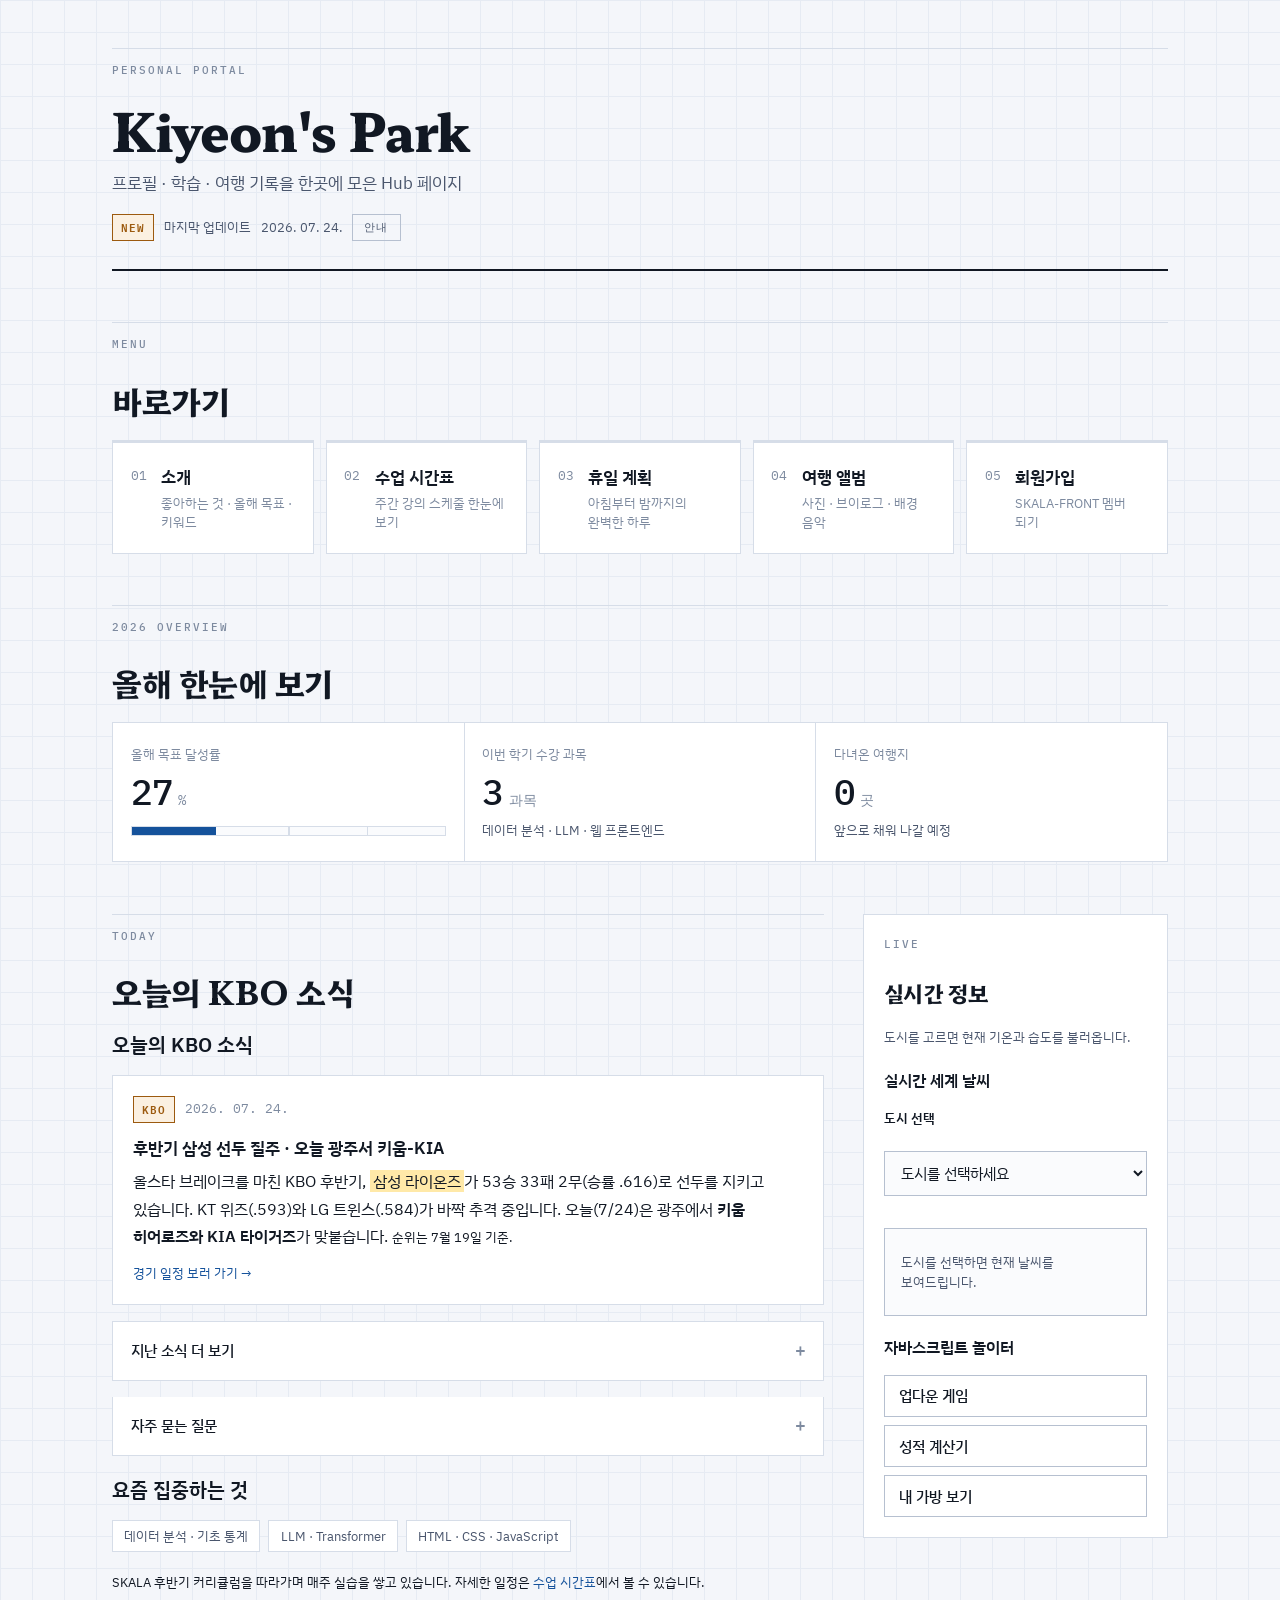
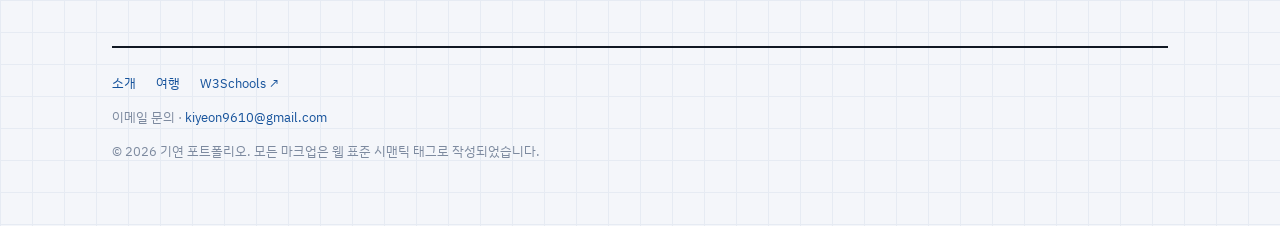
<file: index.html>
<!DOCTYPE html>
<html lang="ko">

<head>
    <meta charset="UTF-8">
    <meta name="viewport" content="width=device-width, initial-scale=1.0">
    <meta name="description" content="박기연의 프로필, 학습 기록, 여행 앨범을 모아둔 개인 포털 허브 페이지입니다.">
    <meta name="theme-color" content="#4f46e5">
    <meta name="color-scheme" content="light dark">
    <meta property="og:type" content="website">
    <meta property="og:title" content="Kiyeon's Park | 개인 포털">
    <meta property="og:description" content="프로필 · 학습 · 여행을 한곳에 모은 개인 포털">
    <title>Kiyeon's Park | 개인 포털</title>
    <link rel="stylesheet" href="css/trendy.css">
</head>

<body>
    <!-- 키보드 사용자를 위한 건너뛰기 링크 -->
    <a class="skip-link" href="#main">본문 바로가기</a>

    <div class="container">

        <!-- ============ HERO ============ -->
        <header class="site-header" data-component="hero">
            <p class="kicker">PERSONAL PORTAL</p>
            <hgroup>
                <h1>Kiyeon's Park</h1>
                <p class="site-header__tagline">프로필 · 학습 · 여행 기록을 한곳에 모은 Hub 페이지</p>
            </hgroup>

            <p class="site-header__meta">
                <span class="badge" data-tone="new">NEW</span>
                마지막 업데이트 <time datetime="2026-07-24">2026. 07. 24.</time>
                <button type="button" popovertarget="hero-info" class="btn-ghost">안내</button>
            </p>

            <!-- 팝오버: JS 없이 동작하는 네이티브 안내창 -->
            <div id="hero-info" popover class="popover-card">
                <h2>이 페이지는?</h2>
                <p>HTML 시맨틱 태그와 네이티브 컴포넌트만으로 만든 개인 포털입니다.</p>
                <button type="button" popovertarget="hero-info" popovertargetaction="hide">닫기</button>
            </div>
        </header>

        <!-- ============ NAV ============ -->
        <nav aria-label="주요 페이지 바로가기">
            <p class="kicker">MENU</p>
            <h2>바로가기</h2>
            <ul class="nav-grid" data-component="card-nav">
                <li>
                    <a href="myProfile.html">
                        <span class="nav-grid__index">01</span>
                        <strong>소개</strong>
                        <small>좋아하는 것 · 올해 목표 · 키워드</small>
                    </a>
                </li>
                <li>
                    <a href="myClass.html">
                        <span class="nav-grid__index">02</span>
                        <strong>수업 시간표</strong>
                        <small>주간 강의 스케줄 한눈에 보기</small>
                    </a>
                </li>
                <li>
                    <a href="myHoliday.html">
                        <span class="nav-grid__index">03</span>
                        <strong>휴일 계획</strong>
                        <small>아침부터 밤까지의 완벽한 하루</small>
                    </a>
                </li>
                <li>
                    <a href="myTrip.html">
                        <span class="nav-grid__index">04</span>
                        <strong>여행 앨범</strong>
                        <small>사진 · 브이로그 · 배경 음악</small>
                    </a>
                </li>
                <li>
                    <a href="signUp.html">
                        <span class="nav-grid__index">05</span>
                        <strong>회원가입</strong>
                        <small>SKALA-FRONT 멤버 되기</small>
                    </a>
                </li>
            </ul>
        </nav>

        <!-- ============ 통계 스트립 ============ -->
        <section aria-labelledby="stats-title" data-component="stat-strip">
            <p class="kicker">2026 OVERVIEW</p>
            <h2 id="stats-title">올해 한눈에 보기</h2>

            <dl class="stat-list">
                <div class="stat">
                    <dt id="stat-goal">올해 목표 달성률</dt>
                    <dd>
                        <span class="stat__value">27<small class="stat__unit">%</small></span>
                        <!-- 커스텀 프로그레스 바: 채움은 .bar__fill을 CSS로 그립니다 (data-value 참고) -->
                        <span class="bar" role="progressbar" aria-labelledby="stat-goal"
                            aria-valuemin="0" aria-valuemax="100" aria-valuenow="27" data-value="27">
                            <span class="bar__fill"></span>
                        </span>
                    </dd>
                </div>

                <div class="stat">
                    <dt id="stat-class">이번 학기 수강 과목</dt>
                    <dd>
                        <span class="stat__value">3<small class="stat__unit">과목</small></span>
                        <span class="stat__caption">데이터 분석 · LLM · 웹 프론트엔드</span>
                    </dd>
                </div>

                <div class="stat">
                    <dt id="stat-trip">다녀온 여행지</dt>
                    <dd>
                        <span class="stat__value">0<small class="stat__unit">곳</small></span>
                        <span class="stat__caption">앞으로 채워 나갈 예정</span>
                    </dd>
                </div>
            </dl>
        </section>

        <div class="content-wrapper">

            <!-- ============ MAIN ============ -->
            <main id="main">
                <p class="kicker">TODAY</p>
                <h2>오늘의 KBO 소식</h2>

                <section aria-labelledby="notice-title">
                    <h3 id="notice-title">오늘의 KBO 소식</h3>

                    <article class="card" data-component="notice">
                        <header>
                            <p class="card__meta">
                                <span class="badge" data-tone="update">KBO</span>
                                <time datetime="2026-07-24">2026. 07. 24.</time>
                            </p>
                            <h4>후반기 삼성 선두 질주 · 오늘 광주서 키움-KIA</h4>
                        </header>
                        <p>올스타 브레이크를 마친 KBO 후반기, <mark>삼성 라이온즈</mark>가 53승 33패 2무(승률 .616)로 선두를 지키고 있습니다. KT 위즈(.593)와 LG 트윈스(.584)가 바짝 추격 중입니다. 오늘(7/24)은 광주에서 <strong>키움 히어로즈와 KIA 타이거즈</strong>가 맞붙습니다. <small>순위는 7월 19일 기준.</small></p>
                        <footer>
                            <a href="https://www.koreabaseball.com/Schedule/Schedule.aspx" target="_blank" rel="noopener">경기 일정 보러 가기 &rarr;</a>
                        </footer>
                    </article>

                    <!-- 아코디언: details/summary 만으로 구현 -->
                    <details name="notice-archive" class="accordion">
                        <summary>지난 소식 더 보기</summary>
                        <ul>
                            <li><time datetime="2026-07-16">07. 16.</time> — KBO 후반기 개막</li>
                            <li><time datetime="2026-07-11">07. 11.</time> — 2026 올스타전, 나눔 올스타 10-2 승 (잠실 마지막 올스타전)</li>
                            <li><time datetime="2026-07-10">07. 10.</time> — 홈런더비 우승, 한화 강백호</li>
                        </ul>
                    </details>
                    <details name="notice-archive" class="accordion">
                        <summary>자주 묻는 질문</summary>
                        <dl>
                            <dt>이 사이트는 무엇으로 만들었나요?</dt>
                            <dd>순수 <abbr title="HyperText Markup Language">HTML</abbr>과 약간의 자바스크립트로 만들었습니다.</dd>
                            <dt>소스는 공개되어 있나요?</dt>
                            <dd>네, 학습용으로 자유롭게 참고하셔도 됩니다.</dd>
                        </dl>
                    </details>
                </section>

                <section aria-labelledby="focus-title">
                    <h3 id="focus-title">요즘 집중하는 것</h3>
                    <ul class="chip-list" data-component="chips">
                        <li><span class="chip">데이터 분석 · 기초 통계</span></li>
                        <li><span class="chip">LLM · Transformer</span></li>
                        <li><span class="chip">HTML · CSS · JavaScript</span></li>
                    </ul>
                    <p><small>SKALA 후반기 커리큘럼을 따라가며 매주 실습을 쌓고 있습니다. 자세한 일정은 <a href="myClass.html">수업 시간표</a>에서 볼 수 있습니다.</small></p>
                </section>
            </main>

            <!-- ============ ASIDE ============ -->
            <aside aria-label="실시간 정보와 미니 게임">
                <p class="kicker">LIVE</p>
                <h2>실시간 정보</h2>
                <p>도시를 고르면 현재 기온과 습도를 불러옵니다.</p>

                <section aria-labelledby="weather-title">
                    <h3 id="weather-title">실시간 세계 날씨</h3>
                    <label for="city-select">도시 선택</label>
                    <select id="city-select" name="city">
                        <option value="none">도시를 선택하세요</option>
                        <option value="37.56,126.97">대한민국 서울</option>
                        <option value="35.67,139.65">일본 도쿄</option>
                        <option value="48.85,2.35">프랑스 파리</option>
                    </select>
                    <!-- 스크립트가 채워 넣는 영역: 변경 사항을 스크린리더에 알림 -->
                    <div id="weather-box" class="weather-card" data-state="idle" role="status" aria-live="polite">
                        <p class="weather-message">도시를 선택하면 현재 날씨를 보여드립니다.</p>
                    </div>
                </section>

                <section class="game-area" aria-labelledby="game-title">
                    <h3 id="game-title">자바스크립트 놀이터</h3>
                    <ul class="game-list">
                        <li><button type="button" class="btn-submit" onclick="startGame()">업다운 게임</button></li>
                        <li><button type="button" class="btn-submit" onclick="checkGrade()">성적 계산기</button></li>
                        <li><button type="button" class="btn-submit" onclick="showMyBag()">내 가방 보기</button></li>
                    </ul>
                </section>
            </aside>

        </div>

        <!-- ============ FOOTER ============ -->
        <footer class="site-footer">
            <nav aria-label="바닥글 링크">
                <ul>
                    <li><a href="myProfile.html">소개</a></li>
                    <li><a href="myTrip.html">여행</a></li>
                    <li><a href="https://www.w3schools.com" target="_blank" rel="noopener noreferrer">W3Schools &nearr;</a></li>
                </ul>
            </nav>
            <address>
                이메일 문의 · <a href="mailto:kiyeon9610@gmail.com">kiyeon9610@gmail.com</a>
            </address>
            <p><small>&copy; <time datetime="2026">2026</time> 기연 포트폴리오. 모든 마크업은 웹 표준 시맨틱 태그로 작성되었습니다.</small></p>
        </footer>

    </div>

    <script src="script/upDown.js"></script>
    <script src="script/grade.js"></script>
    <script src="script/bag.js"></script>
    <script type="module" src="script/realtimeInfo.js"></script>
</body>

</html>
</file>
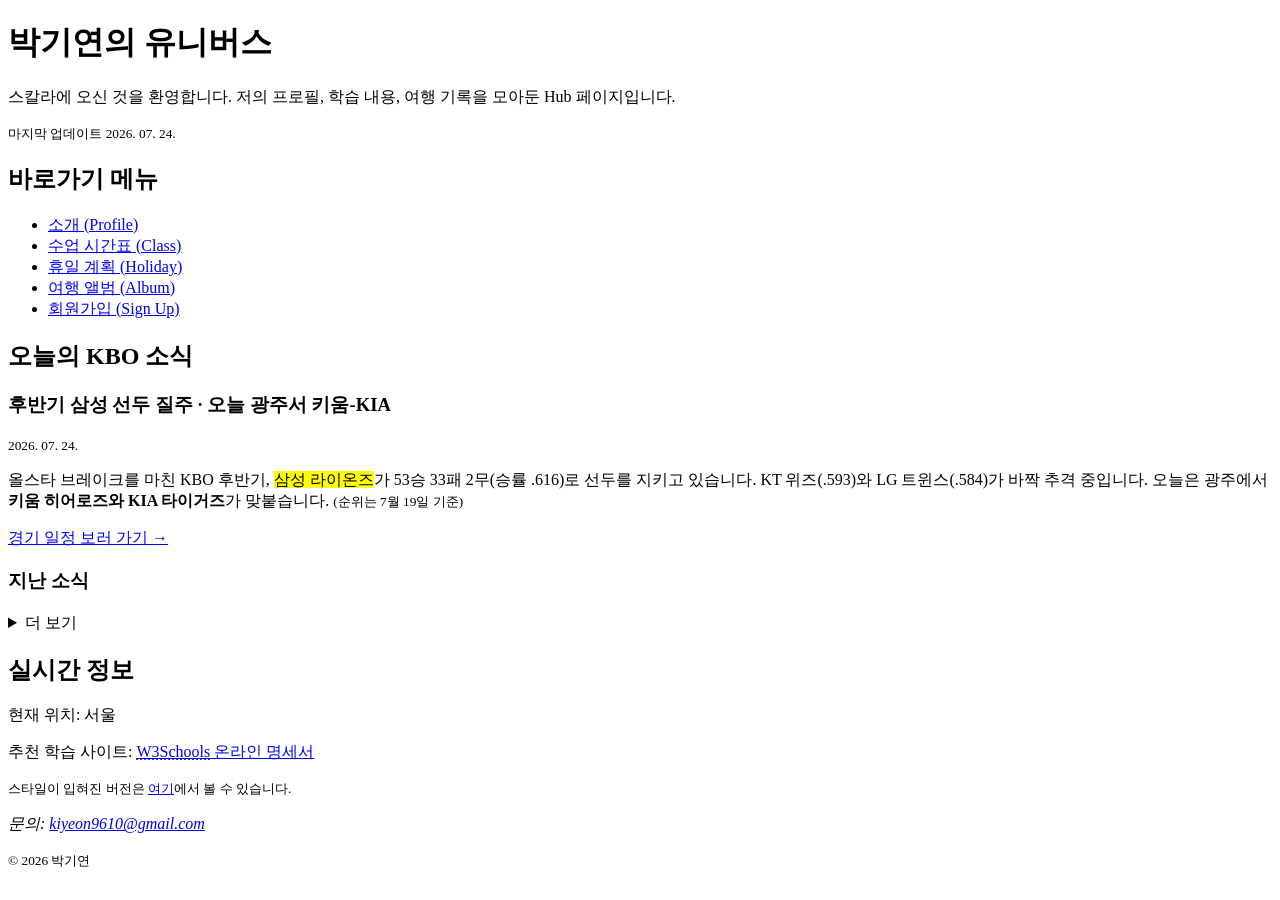
<file: plain/index.html>
<!DOCTYPE html>
<html lang="ko">

<head>
    <meta charset="UTF-8">
    <meta name="viewport" content="width=device-width, initial-scale=1.0">
    <meta name="description" content="박기연의 프로필·학습·여행 기록을 모아둔 개인 포털 (CSS 없는 순수 마크업 버전)">
    <title>Welcome SKALA | 박기연의 유니버스</title>
</head>

<body>
    <!-- 과제 1(환영 인사) + 과제 5(바로가기 a) + 과제 9(nav, main, aside) 통합 순수 마크업 버전 -->

    <header>
        <h1>박기연의 유니버스</h1>
        <p>스칼라에 오신 것을 환영합니다. 저의 프로필, 학습 내용, 여행 기록을 모아둔 Hub 페이지입니다.</p>
        <p><small>마지막 업데이트 <time datetime="2026-07-24">2026. 07. 24.</time></small></p>
    </header>

    <!-- 과제 5 + 9: 바로가기 메뉴 -->
    <nav aria-label="주요 페이지 바로가기">
        <h2>바로가기 메뉴</h2>
        <ul>
            <li><a href="myProfile.html">소개 (Profile)</a></li>
            <li><a href="myClass.html">수업 시간표 (Class)</a></li>
            <li><a href="myHoliday.html">휴일 계획 (Holiday)</a></li>
            <li><a href="myTrip.html">여행 앨범 (Album)</a></li>
            <li><a href="signUp.html">회원가입 (Sign Up)</a></li>
        </ul>
    </nav>

    <!-- 과제 9: 본문 영역 -->
    <main>
        <h2>오늘의 KBO 소식</h2>
        <article>
            <h3>후반기 삼성 선두 질주 · 오늘 광주서 키움-KIA</h3>
            <p><small><time datetime="2026-07-24">2026. 07. 24.</time></small></p>
            <p>
                올스타 브레이크를 마친 KBO 후반기, <mark>삼성 라이온즈</mark>가 53승 33패 2무(승률 .616)로 선두를 지키고 있습니다.
                KT 위즈(.593)와 LG 트윈스(.584)가 바짝 추격 중입니다.
                오늘은 광주에서 <strong>키움 히어로즈와 KIA 타이거즈</strong>가 맞붙습니다.
                <small>(순위는 7월 19일 기준)</small>
            </p>
            <p><a href="https://www.koreabaseball.com/Schedule/Schedule.aspx">경기 일정 보러 가기 &rarr;</a></p>
        </article>

        <!-- 추가 실습: details 로 지난 소식 접기 -->
        <section>
            <h3>지난 소식</h3>
            <details>
                <summary>더 보기</summary>
                <ul>
                    <li><time datetime="2026-07-16">07. 16.</time> — KBO 후반기 개막</li>
                    <li><time datetime="2026-07-11">07. 11.</time> — 2026 올스타전, 나눔 올스타 10-2 승 (잠실 마지막 올스타전)</li>
                    <li><time datetime="2026-07-10">07. 10.</time> — 홈런더비 우승, 한화 강백호</li>
                </ul>
            </details>
        </section>
    </main>

    <!-- 과제 9: 사이드바 부가 정보 -->
    <aside aria-label="부가 정보">
        <h2>실시간 정보</h2>
        <p>현재 위치: 서울</p>
        <p>추천 학습 사이트:
            <a href="https://www.w3schools.com"><abbr title="World Wide Web School">W3Schools</abbr> 온라인 명세서</a>
        </p>
        <p><small>스타일이 입혀진 버전은 <a href="../index.html">여기</a>에서 볼 수 있습니다.</small></p>
    </aside>

    <footer>
        <address>문의: <a href="mailto:kiyeon9610@gmail.com">kiyeon9610@gmail.com</a></address>
        <p><small>&copy; <time datetime="2026">2026</time> 박기연</small></p>
    </footer>
</body>

</html>
</file>
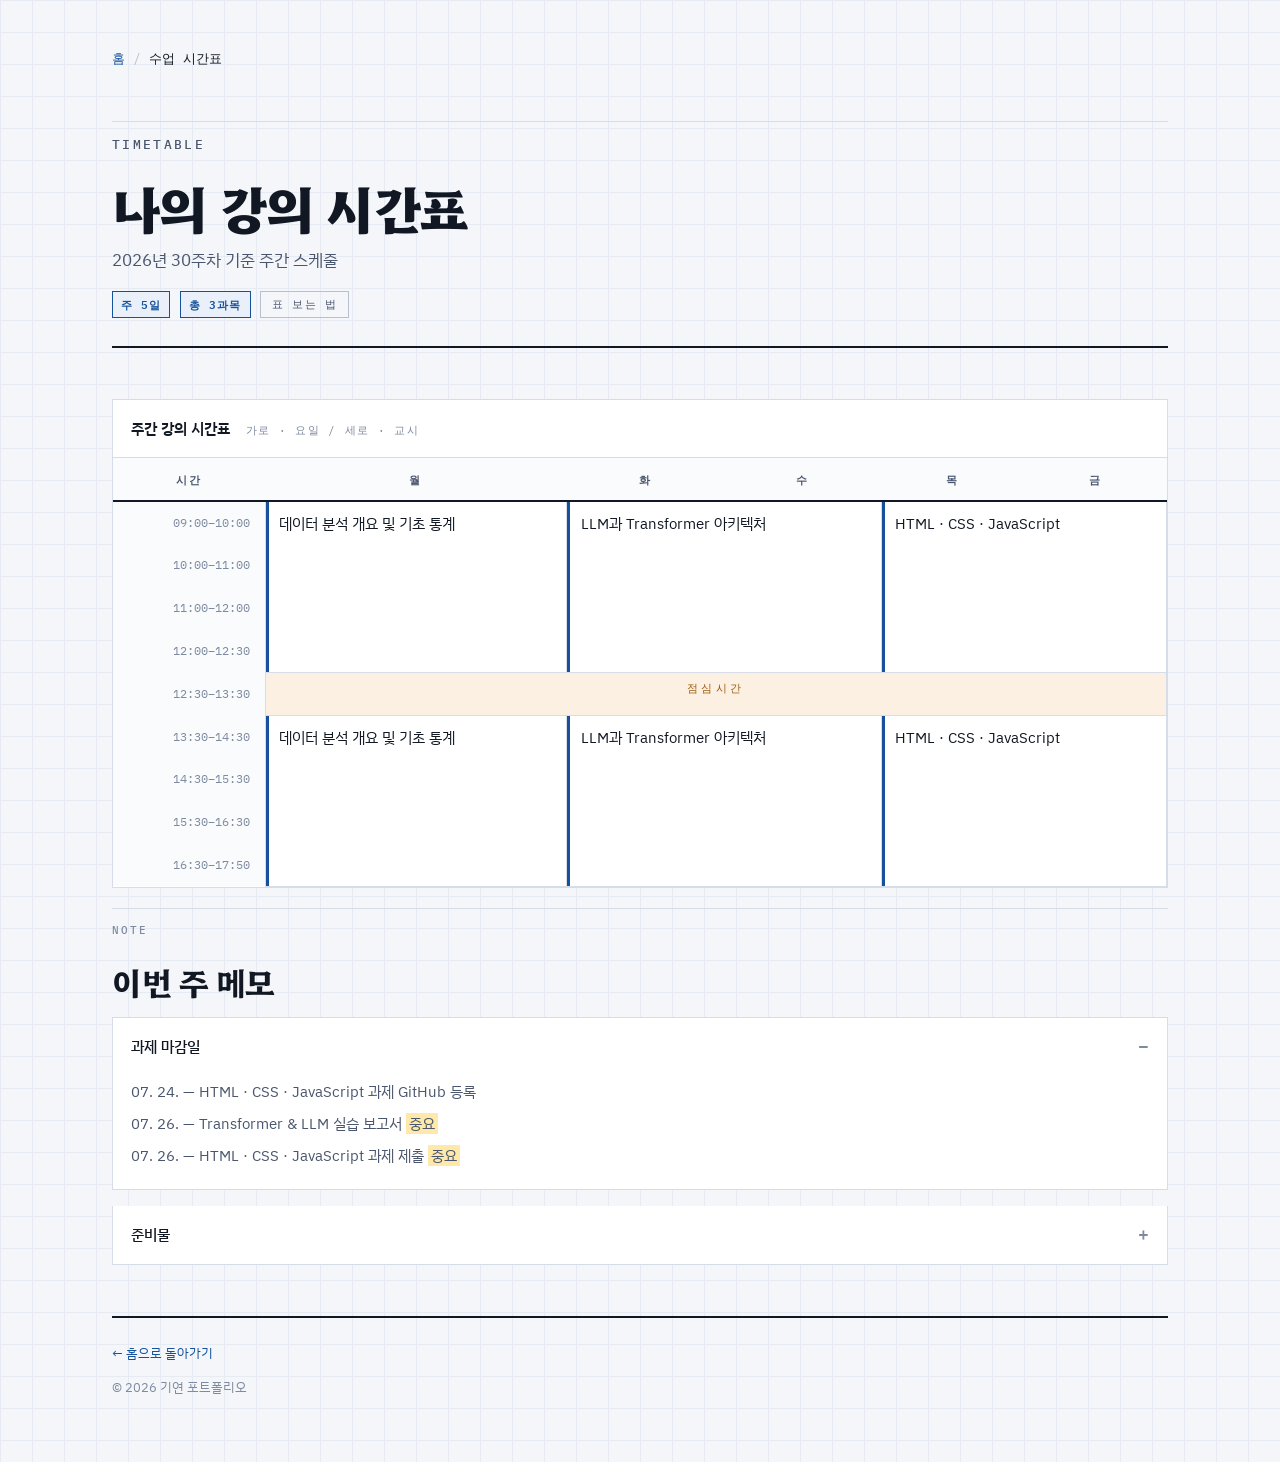
<file: myClass.html>
<!DOCTYPE html>
<html lang="ko">

<head>
    <meta charset="UTF-8">
    <meta name="viewport" content="width=device-width, initial-scale=1.0">
    <meta name="description" content="월요일부터 금요일까지의 주간 강의 시간표입니다.">
    <meta name="theme-color" content="#4f46e5">
    <title>나의 강의 시간표 | Kiyeon's Park</title>
    <link rel="stylesheet" href="css/trendy.css">
</head>

<body>
    <a class="skip-link" href="#main">본문 바로가기</a>

    <div class="container">

        <nav aria-label="이동 경로">
            <ol class="breadcrumb">
                <li><a href="index.html">홈</a></li>
                <li aria-current="page">수업 시간표</li>
            </ol>
        </nav>

        <header class="page-header">
            <p class="kicker">TIMETABLE</p>
            <hgroup>
                <h1>나의 강의 시간표</h1>
                <p><time datetime="2026-W30">2026년 30주차</time> 기준 주간 스케줄</p>
            </hgroup>
            <p>
                <span class="badge" data-tone="info">주 5일</span>
                <span class="badge" data-tone="info">총 3과목</span>
                <button type="button" popovertarget="legend-pop" class="btn-ghost">표 보는 법</button>
            </p>

            <div id="legend-pop" popover class="popover-card">
                <h2>표 보는 법</h2>
                <ul>
                    <li>세로로 병합된 칸은 연강(연속 수업)입니다.</li>
                    <li>가로로 병합된 칸은 여러 요일에 걸쳐 같은 과목이 이어진다는 뜻입니다.</li>
                    <li>점심시간은 요일 전체가 가로로 병합되어 있습니다.</li>
                </ul>
                <button type="button" popovertarget="legend-pop" popovertargetaction="hide">닫기</button>
            </div>
        </header>

        <main id="main">

            <!-- 좁은 화면에서 가로 스크롤 되도록 감싸는 래퍼 (CSS는 추후 적용) -->
            <div class="table-scroll" role="region" aria-labelledby="timetable-caption" tabindex="0">
                <table class="timetable" data-component="timetable">
                    <caption id="timetable-caption">
                        주간 강의 시간표
                        <small>가로 · 요일 / 세로 · 교시</small>
                    </caption>

                    <colgroup>
                        <col class="col-time">
                        <col span="5" class="col-day">
                    </colgroup>

                    <thead>
                        <tr>
                            <th scope="col">시간</th>
                            <th scope="col">월</th>
                            <th scope="col">화</th>
                            <th scope="col">수</th>
                            <th scope="col">목</th>
                            <th scope="col">금</th>
                        </tr>
                    </thead>

                    <tbody>
                        <!-- 오전: 09:00–12:30. 하루 종일 같은 과목이라 세로 4칸 병합,
                             화·수와 목·금은 같은 과목이라 가로 2칸도 함께 병합했습니다. -->
                        <tr>
                            <th scope="row"><time datetime="09:00">09:00</time>–<time datetime="10:00">10:00</time></th>
                            <td rowspan="4">데이터 분석 개요 및 기초 통계</td>
                            <td rowspan="4" colspan="2">LLM과 Transformer 아키텍처</td>
                            <td rowspan="4" colspan="2">HTML · CSS · JavaScript</td>
                        </tr>
                        <tr>
                            <th scope="row"><time datetime="10:00">10:00</time>–<time datetime="11:00">11:00</time></th>
                        </tr>
                        <tr>
                            <th scope="row"><time datetime="11:00">11:00</time>–<time datetime="12:00">12:00</time></th>
                        </tr>
                        <tr>
                            <th scope="row"><time datetime="12:00">12:00</time>–<time datetime="12:30">12:30</time></th>
                        </tr>

                        <tr class="row-break" data-type="lunch">
                            <th scope="row"><time datetime="12:30">12:30</time>–<time datetime="13:30">13:30</time></th>
                            <td colspan="5">점심시간</td>
                        </tr>

                        <!-- 오후: 13:30–17:50 -->
                        <tr>
                            <th scope="row"><time datetime="13:30">13:30</time>–<time datetime="14:30">14:30</time></th>
                            <td rowspan="4">데이터 분석 개요 및 기초 통계</td>
                            <td rowspan="4" colspan="2">LLM과 Transformer 아키텍처</td>
                            <td rowspan="4" colspan="2">HTML · CSS · JavaScript</td>
                        </tr>
                        <tr>
                            <th scope="row"><time datetime="14:30">14:30</time>–<time datetime="15:30">15:30</time></th>
                        </tr>
                        <tr>
                            <th scope="row"><time datetime="15:30">15:30</time>–<time datetime="16:30">16:30</time></th>
                        </tr>
                        <tr>
                            <th scope="row"><time datetime="16:30">16:30</time>–<time datetime="17:50">17:50</time></th>
                        </tr>
                    </tbody>
                </table>
            </div>

            <section aria-labelledby="tip-title">
                <p class="kicker">NOTE</p>
                <h2 id="tip-title">이번 주 메모</h2>
                <details name="class-note" class="accordion" open>
                    <summary>과제 마감일</summary>
                    <ul>
                        <li><time datetime="2026-07-24">07. 24.</time> — HTML · CSS · JavaScript 과제 GitHub 등록</li>
                        <li><time datetime="2026-07-26">07. 26.</time> — Transformer &amp; LLM 실습 보고서 <mark>중요</mark></li>
                        <li><time datetime="2026-07-26">07. 26.</time> — HTML · CSS · JavaScript 과제 제출 <mark>중요</mark></li>
                    </ul>
                </details>
                <details name="class-note" class="accordion">
                    <summary>준비물</summary>
                    <ul>
                        <li>노트북 + 충전기 <kbd>필수</kbd></li>
                        <li>VS Code · Git 설치 확인</li>
                        <li>Python 실습 환경 점검</li>
                    </ul>
                </details>
            </section>

        </main>

        <footer class="site-footer">
            <p><a href="index.html">&larr; 홈으로 돌아가기</a></p>
            <p><small>&copy; <time datetime="2026">2026</time> 기연 포트폴리오</small></p>
        </footer>

    </div>
</body>

</html>
</file>
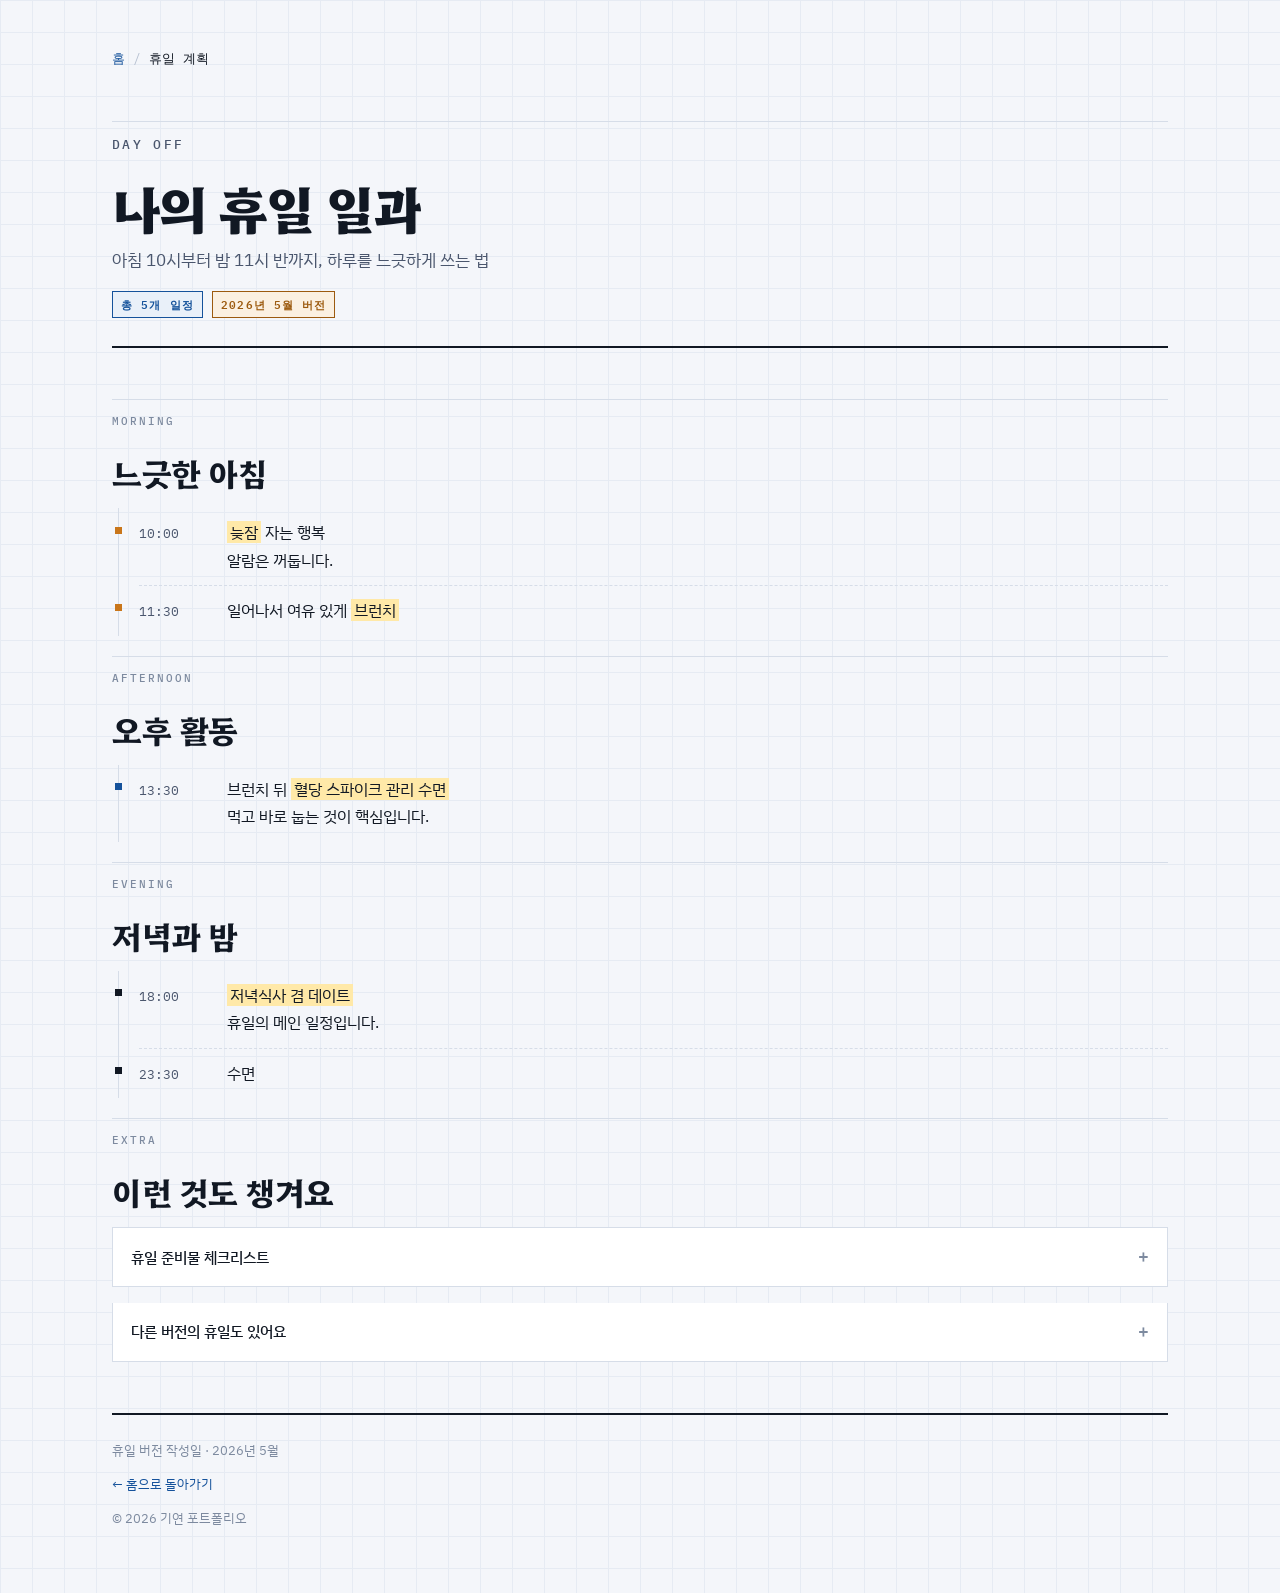
<file: myHoliday.html>
<!DOCTYPE html>
<html lang="ko">

<head>
    <meta charset="UTF-8">
    <meta name="viewport" content="width=device-width, initial-scale=1.0">
    <meta name="description" content="느긋한 아침부터 밤까지, 완벽한 휴일 하루의 타임라인입니다.">
    <meta name="theme-color" content="#4f46e5">
    <title>나의 휴일 일과 | Kiyeon's Park</title>
    <link rel="stylesheet" href="css/trendy.css">
</head>

<body>
    <a class="skip-link" href="#main">본문 바로가기</a>

    <div class="container">

        <nav aria-label="이동 경로">
            <ol class="breadcrumb">
                <li><a href="index.html">홈</a></li>
                <li aria-current="page">휴일 계획</li>
            </ol>
        </nav>

        <header class="page-header">
            <p class="kicker">DAY OFF</p>
            <hgroup>
                <h1>나의 휴일 일과</h1>
                <p>아침 <time datetime="10:00">10시</time>부터 밤 <time datetime="23:30">11시 반</time>까지, 하루를 느긋하게 쓰는 법</p>
            </hgroup>
            <p>
                <span class="badge" data-tone="info">총 5개 일정</span>
                <span class="badge" data-tone="new">2026년 5월 버전</span>
            </p>
        </header>

        <main id="main">

            <!-- ============ 아침 ============ -->
            <section class="timeline-section" aria-labelledby="morning-title" data-part="morning">
                <p class="kicker">MORNING</p>
                <h2 id="morning-title">느긋한 아침</h2>
                <ol class="timeline" data-component="timeline">
                    <li class="timeline__item">
                        <time datetime="10:00">10:00</time>
                        <p><mark>늦잠</mark> 자는 행복<br>알람은 꺼둡니다.</p>
                    </li>
                    <li class="timeline__item">
                        <time datetime="11:30">11:30</time>
                        <p>일어나서 여유 있게 <mark>브런치</mark></p>
                    </li>
                </ol>
            </section>

            <!-- ============ 오후 ============ -->
            <section class="timeline-section" aria-labelledby="afternoon-title" data-part="afternoon">
                <p class="kicker">AFTERNOON</p>
                <h2 id="afternoon-title">오후 활동</h2>
                <ol class="timeline" data-component="timeline">
                    <li class="timeline__item">
                        <time datetime="13:30">13:30</time>
                        <p>브런치 뒤 <mark>혈당 스파이크 관리 수면</mark><br>먹고 바로 눕는 것이 핵심입니다.</p>
                    </li>
                </ol>
            </section>

            <!-- ============ 저녁과 밤 ============ -->
            <section class="timeline-section" aria-labelledby="evening-title" data-part="evening">
                <p class="kicker">EVENING</p>
                <h2 id="evening-title">저녁과 밤</h2>
                <ol class="timeline" data-component="timeline">
                    <li class="timeline__item">
                        <time datetime="18:00">18:00</time>
                        <p><mark>저녁식사 겸 데이트</mark><br>휴일의 메인 일정입니다.</p>
                    </li>
                    <li class="timeline__item">
                        <time datetime="23:30">23:30</time>
                        <p>수면</p>
                    </li>
                </ol>
            </section>

            <!-- ============ 부가 정보 ============ -->
            <section aria-labelledby="extra-title">
                <p class="kicker">EXTRA</p>
                <h2 id="extra-title">이런 것도 챙겨요</h2>
                <details name="holiday-extra" class="accordion">
                    <summary>휴일 준비물 체크리스트</summary>
                    <ul class="checklist">
                        <li>알람 끄기</li>
                        <li>브런치 메뉴 정하기</li>
                        <li>저녁 데이트 장소 예약</li>
                    </ul>
                </details>
                <details name="holiday-extra" class="accordion">
                    <summary>다른 버전의 휴일도 있어요</summary>
                    <p><a href="myHoliday2.html">7월 버전 휴일 일과 보기 &rarr;</a></p>
                </details>
            </section>

        </main>

        <footer class="site-footer">
            <p>휴일 버전 작성일 · <time datetime="2026-05">2026년 5월</time></p>
            <p><a href="index.html">&larr; 홈으로 돌아가기</a></p>
            <p><small>&copy; <time datetime="2026">2026</time> 기연 포트폴리오</small></p>
        </footer>

    </div>
</body>

</html>
</file>
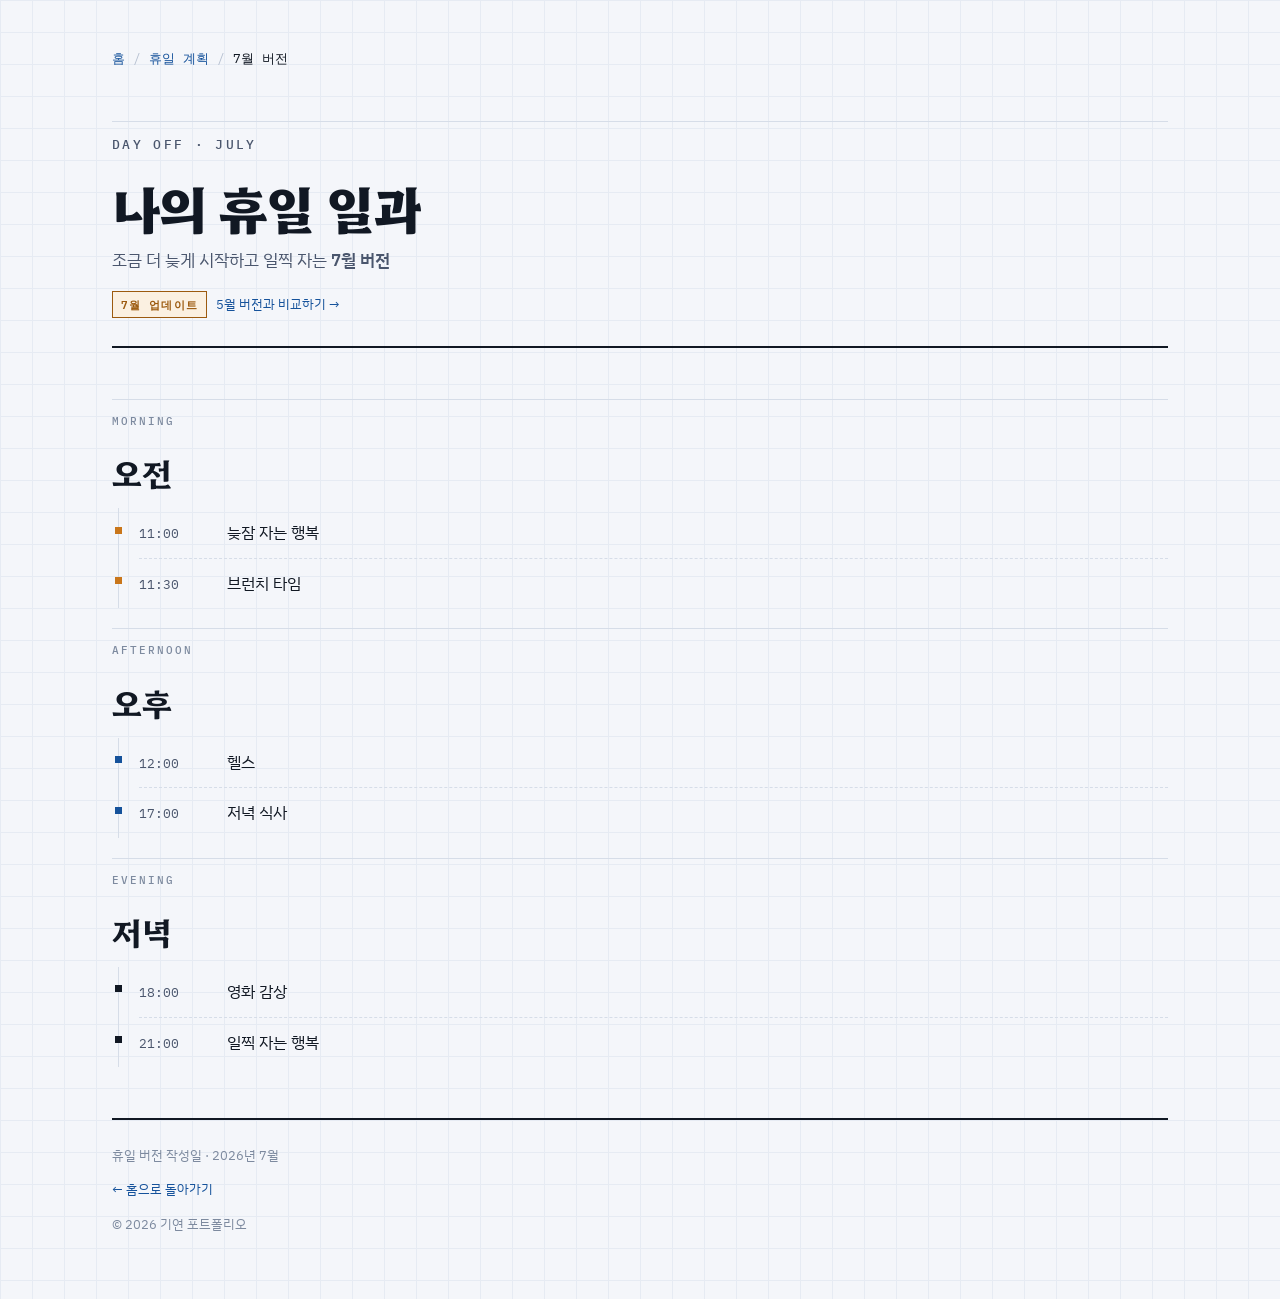
<file: myHoliday2.html>
<!DOCTYPE html>
<html lang="ko">

<head>
    <meta charset="UTF-8">
    <meta name="viewport" content="width=device-width, initial-scale=1.0">
    <meta name="description" content="7월 버전 휴일 일과 타임라인입니다.">
    <meta name="theme-color" content="#4f46e5">
    <title>나의 휴일 일과 (7월 버전) | Kiyeon's Park</title>
    <link rel="stylesheet" href="css/trendy.css">
</head>

<body>
    <a class="skip-link" href="#main">본문 바로가기</a>

    <div class="container">

        <nav aria-label="이동 경로">
            <ol class="breadcrumb">
                <li><a href="index.html">홈</a></li>
                <li><a href="myHoliday.html">휴일 계획</a></li>
                <li aria-current="page">7월 버전</li>
            </ol>
        </nav>

        <header class="page-header">
            <p class="kicker">DAY OFF · JULY</p>
            <hgroup>
                <h1>나의 휴일 일과</h1>
                <p>조금 더 늦게 시작하고 일찍 자는 <strong>7월 버전</strong></p>
            </hgroup>
            <p>
                <span class="badge" data-tone="new">7월 업데이트</span>
                <a href="myHoliday.html">5월 버전과 비교하기 &rarr;</a>
            </p>
        </header>

        <main id="main">

            <section class="timeline-section" aria-labelledby="am-title" data-part="morning">
                <p class="kicker">MORNING</p>
                <h2 id="am-title">오전</h2>
                <ol class="timeline" data-component="timeline">
                    <li class="timeline__item">
                        <time datetime="11:00">11:00</time>
                        <p>늦잠 자는 행복</p>
                    </li>
                    <li class="timeline__item">
                        <time datetime="11:30">11:30</time>
                        <p>브런치 타임</p>
                    </li>
                </ol>
            </section>

            <section class="timeline-section" aria-labelledby="pm-title" data-part="afternoon">
                <p class="kicker">AFTERNOON</p>
                <h2 id="pm-title">오후</h2>
                <ol class="timeline" data-component="timeline">
                    <li class="timeline__item">
                        <time datetime="12:00">12:00</time>
                        <p>헬스</p>
                    </li>
                    <li class="timeline__item">
                        <time datetime="17:00">17:00</time>
                        <p>저녁 식사</p>
                    </li>
                </ol>
            </section>

            <section class="timeline-section" aria-labelledby="night-title" data-part="evening">
                <p class="kicker">EVENING</p>
                <h2 id="night-title">저녁</h2>
                <ol class="timeline" data-component="timeline">
                    <li class="timeline__item">
                        <time datetime="18:00">18:00</time>
                        <p>영화 감상</p>
                    </li>
                    <li class="timeline__item">
                        <time datetime="21:00">21:00</time>
                        <p>일찍 자는 행복</p>
                    </li>
                </ol>
            </section>

        </main>

        <footer class="site-footer">
            <p>휴일 버전 작성일 · <time datetime="2026-07">2026년 7월</time></p>
            <p><a href="index.html">&larr; 홈으로 돌아가기</a></p>
            <p><small>&copy; <time datetime="2026">2026</time> 기연 포트폴리오</small></p>
        </footer>

    </div>
</body>

</html>
</file>
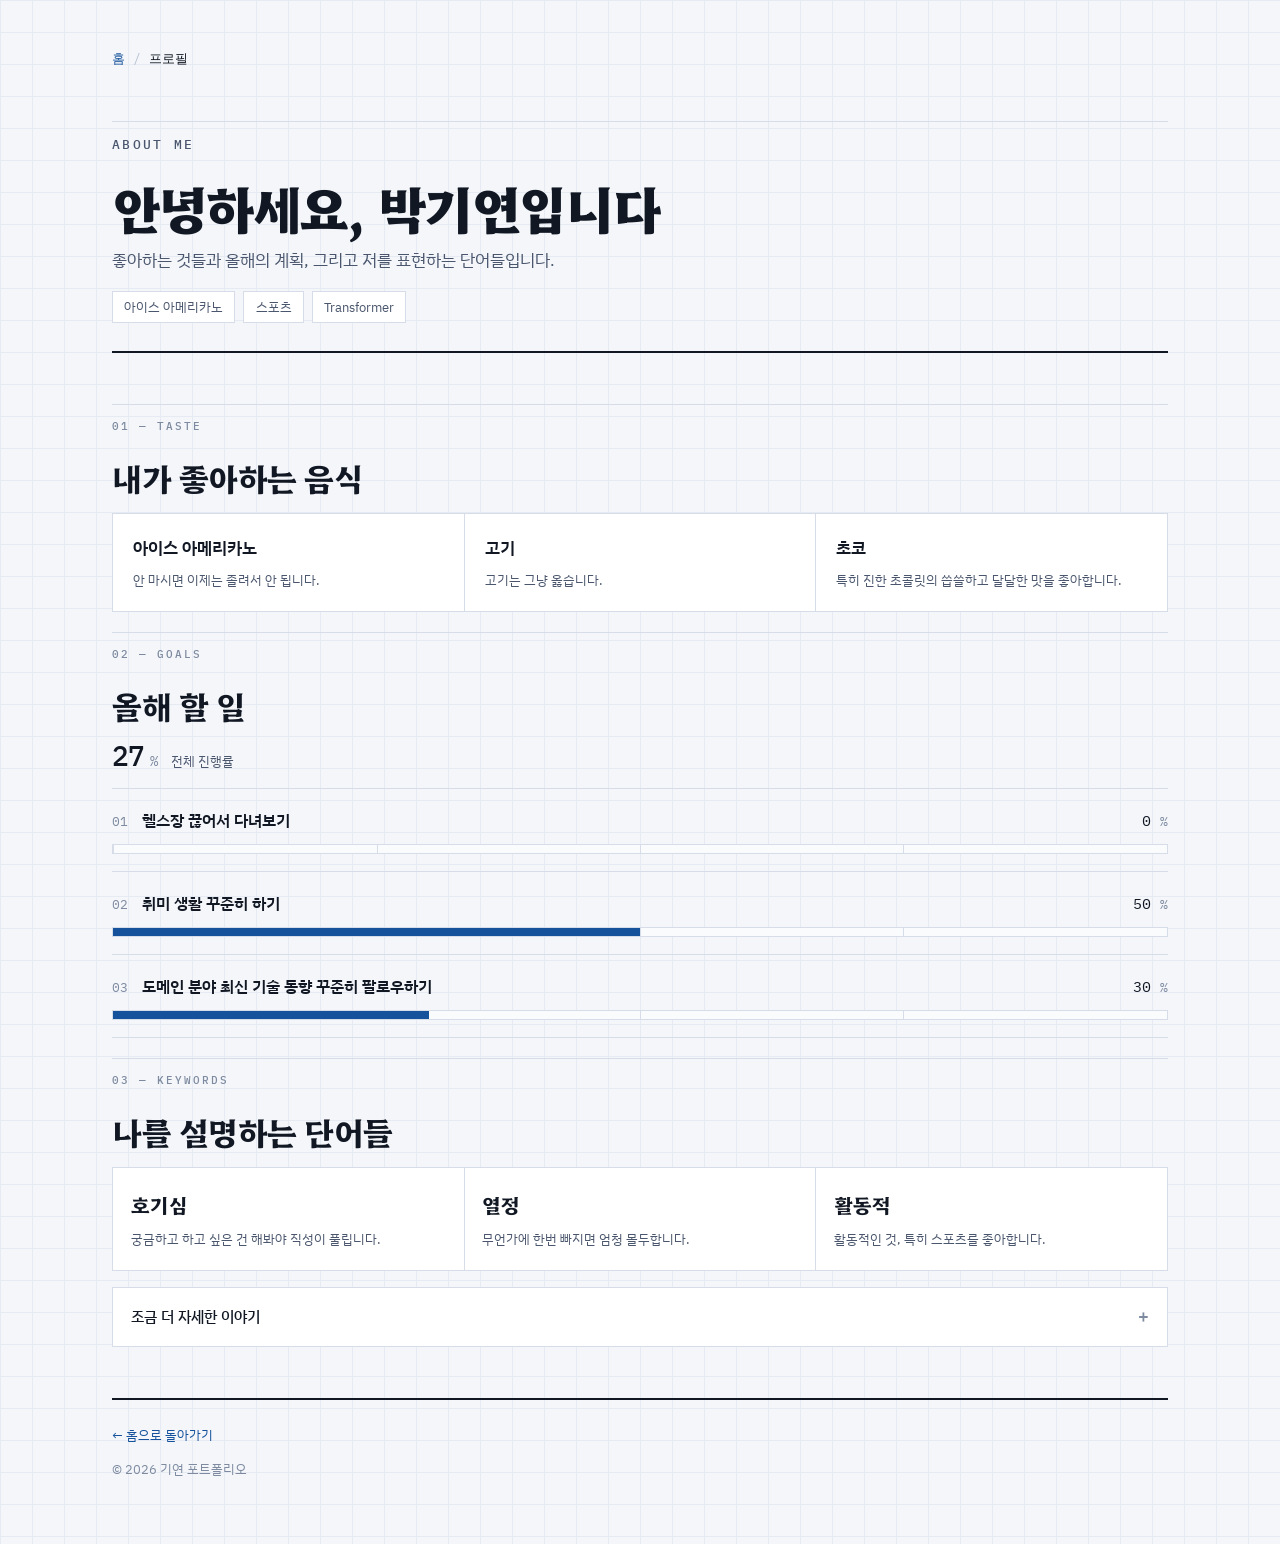
<file: myProfile.html>
<!DOCTYPE html>
<html lang="ko">

<head>
    <meta charset="UTF-8">
    <meta name="viewport" content="width=device-width, initial-scale=1.0">
    <meta name="description" content="좋아하는 음식, 올해의 목표, 나를 설명하는 키워드를 담은 프로필 페이지입니다.">
    <meta name="theme-color" content="#4f46e5">
    <title>나의 프로필 | Kiyeon's Park</title>
    <link rel="stylesheet" href="css/trendy.css">
</head>

<body>
    <a class="skip-link" href="#main">본문 바로가기</a>

    <div class="container">

        <nav aria-label="이동 경로">
            <ol class="breadcrumb">
                <li><a href="index.html">홈</a></li>
                <li aria-current="page">프로필</li>
            </ol>
        </nav>

        <header class="page-header" data-component="profile-hero">
            <p class="kicker">ABOUT ME</p>
            <hgroup>
                <h1>안녕하세요, 박기연입니다</h1>
                <p>좋아하는 것들과 올해의 계획, 그리고 저를 표현하는 단어들입니다.</p>
            </hgroup>
            <ul class="chip-list" data-component="chips">
                <li><span class="chip">아이스 아메리카노</span></li>
                <li><span class="chip">스포츠</span></li>
                <li><span class="chip">Transformer</span></li>
            </ul>
        </header>

        <main id="main">

            <!-- ============ 좋아하는 음식 ============ -->
            <section aria-labelledby="food-title">
                <p class="kicker">01 — TASTE</p>
                <h2 id="food-title">내가 좋아하는 음식</h2>
                <ul class="card-grid" data-component="tag-cards">
                    <li class="card">
                        <strong>아이스 아메리카노</strong>
                        <p>안 마시면 이제는 졸려서 안 됩니다.</p>
                    </li>
                    <li class="card">
                        <strong>고기</strong>
                        <p>고기는 그냥 옳습니다.</p>
                    </li>
                    <li class="card">
                        <strong>초코</strong>
                        <p>특히 진한 초콜릿의 씁쓸하고 달달한 맛을 좋아합니다.</p>
                    </li>
                </ul>
            </section>

            <!-- ============ 올해 할 일 ============ -->
            <section aria-labelledby="goal-title">
                <p class="kicker">02 — GOALS</p>
                <h2 id="goal-title">올해 할 일</h2>

                <p class="section-summary">
                    <span class="stat__value">27<small class="stat__unit">%</small></span>
                    <span>전체 진행률</span>
                </p>

                <!-- 채움(.bar__fill)은 CSS로 그립니다. 값은 data-value(%)를 참고하세요. -->
                <ol class="goal-list" data-component="goal-list">
                    <li class="goal">
                        <p class="goal__head">
                            <span class="goal__index">01</span>
                            <strong id="goal-gym">헬스장 끊어서 다녀보기</strong>
                            <span class="goal__count">0 <small>%</small></span>
                        </p>
                        <span class="bar" role="progressbar" aria-labelledby="goal-gym"
                            aria-valuemin="0" aria-valuemax="100" aria-valuenow="0" data-value="0">
                            <span class="bar__fill"></span>
                        </span>
                    </li>

                    <li class="goal">
                        <p class="goal__head">
                            <span class="goal__index">02</span>
                            <strong id="goal-hobby">취미 생활 꾸준히 하기</strong>
                            <span class="goal__count">50 <small>%</small></span>
                        </p>
                        <span class="bar" role="progressbar" aria-labelledby="goal-hobby"
                            aria-valuemin="0" aria-valuemax="100" aria-valuenow="50" data-value="50">
                            <span class="bar__fill"></span>
                        </span>
                    </li>

                    <li class="goal">
                        <p class="goal__head">
                            <span class="goal__index">03</span>
                            <strong id="goal-trend">도메인 분야 최신 기술 동향 꾸준히 팔로우하기</strong>
                            <span class="goal__count">30 <small>%</small></span>
                        </p>
                        <span class="bar" role="progressbar" aria-labelledby="goal-trend"
                            aria-valuemin="0" aria-valuemax="100" aria-valuenow="30" data-value="30">
                            <span class="bar__fill"></span>
                        </span>
                    </li>
                </ol>
            </section>

            <!-- ============ 나를 설명하는 단어 ============ -->
            <section aria-labelledby="keyword-title">
                <p class="kicker">03 — KEYWORDS</p>
                <h2 id="keyword-title">나를 설명하는 단어들</h2>

                <dl class="definition-cards" data-component="keyword-cards">
                    <div class="definition-card">
                        <dt>호기심</dt>
                        <dd>궁금하고 하고 싶은 건 해봐야 직성이 풀립니다.</dd>
                    </div>
                    <div class="definition-card">
                        <dt>열정</dt>
                        <dd>무언가에 한번 빠지면 엄청 몰두합니다.</dd>
                    </div>
                    <div class="definition-card">
                        <dt>활동적</dt>
                        <dd>활동적인 것, 특히 스포츠를 좋아합니다.</dd>
                    </div>
                </dl>

                <details class="accordion">
                    <summary>조금 더 자세한 이야기</summary>
                    <blockquote>
                        <p>궁금한 건 일단 해보고, 한번 빠지면 끝까지 파고드는 편입니다.</p>
                        <footer>— <cite>나를 움직이는 방식</cite></footer>
                    </blockquote>
                </details>
            </section>

        </main>

        <footer class="site-footer">
            <p><a href="index.html">&larr; 홈으로 돌아가기</a></p>
            <p><small>&copy; <time datetime="2026">2026</time> 기연 포트폴리오</small></p>
        </footer>

    </div>
</body>

</html>
</file>
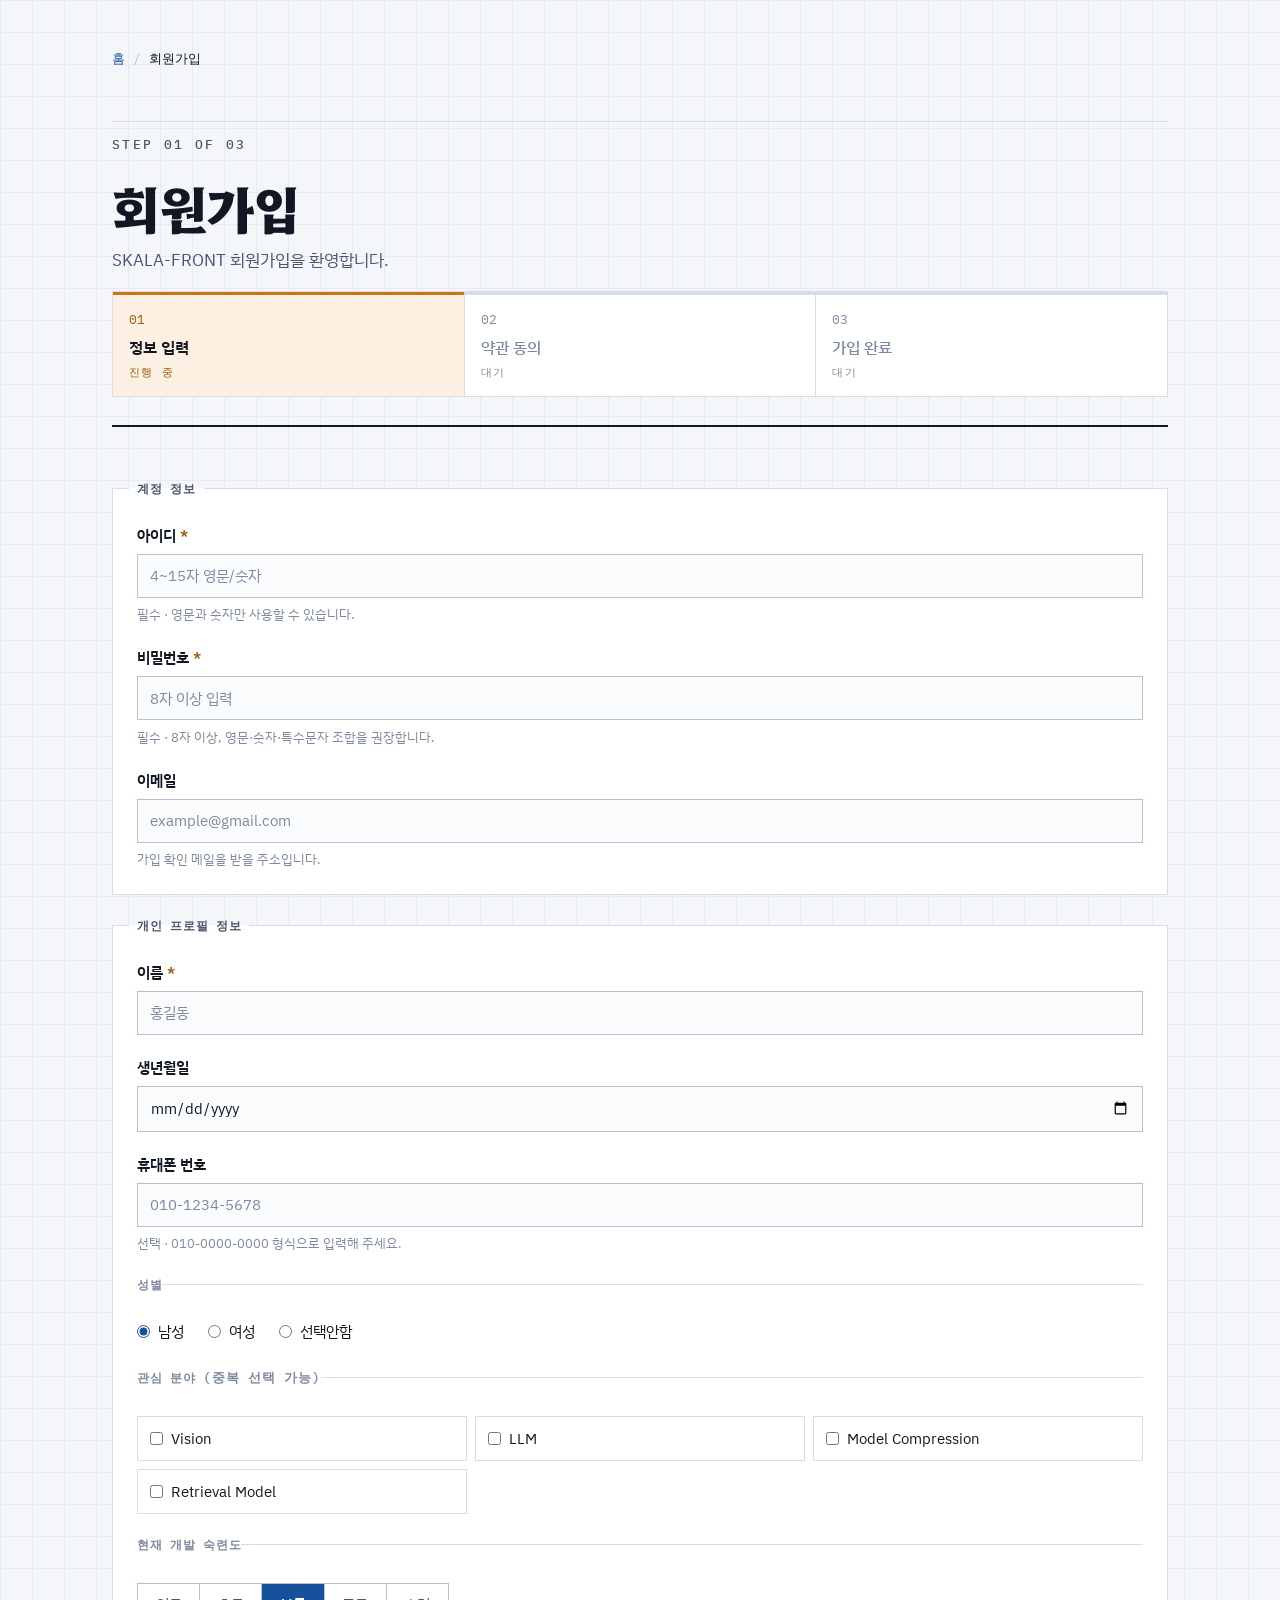
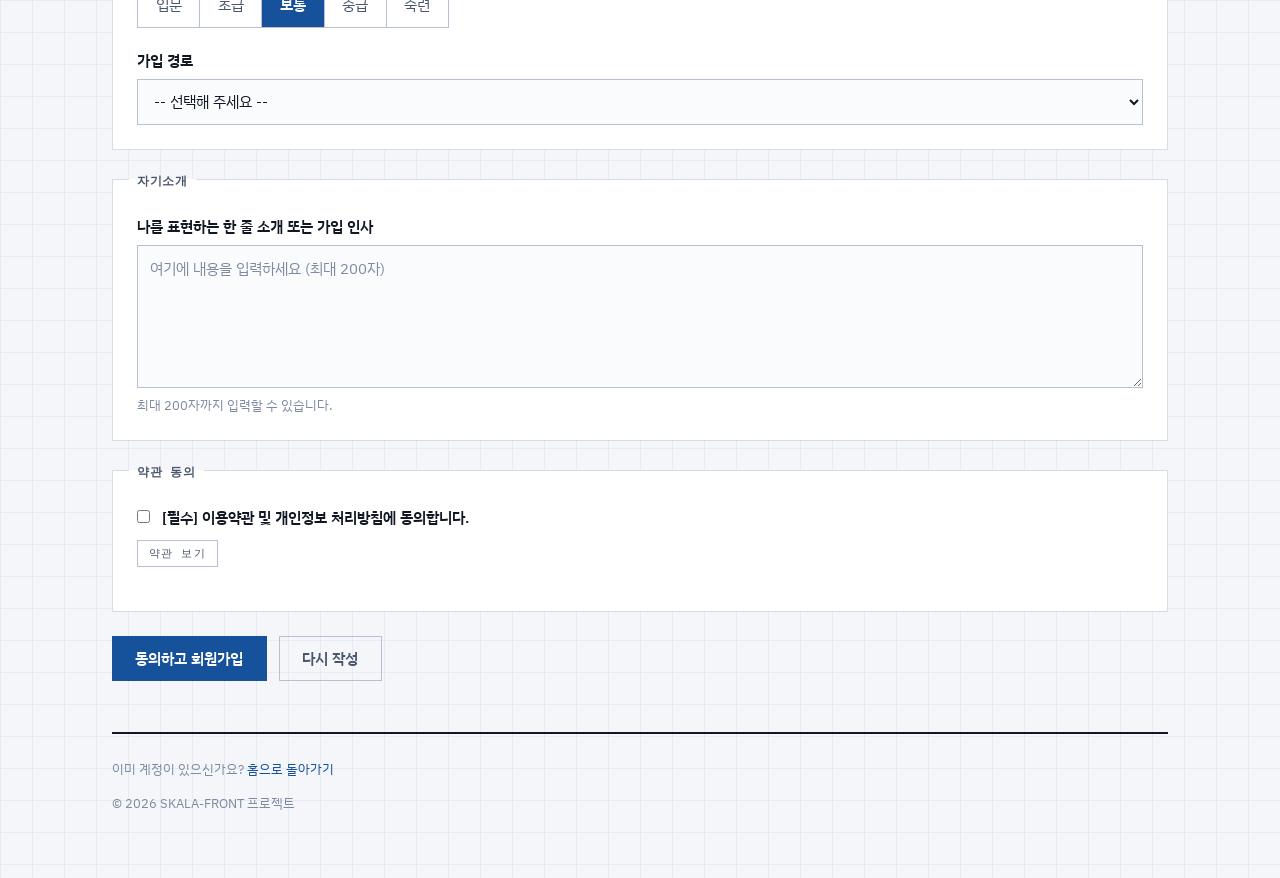
<file: signUp.html>
<!DOCTYPE html>
<html lang="ko">

<head>
    <meta charset="UTF-8">
    <meta name="viewport" content="width=device-width, initial-scale=1.0">
    <meta name="description" content="SKALA-FRONT 회원가입 페이지입니다.">
    <meta name="theme-color" content="#4f46e5">
    <title>회원가입 | SKALA-FRONT</title>
    <link rel="stylesheet" href="css/trendy.css">
</head>

<body>
    <a class="skip-link" href="#main">본문 바로가기</a>

    <div class="container">

        <nav aria-label="이동 경로">
            <ol class="breadcrumb">
                <li><a href="index.html">홈</a></li>
                <li aria-current="page">회원가입</li>
            </ol>
        </nav>

        <header class="page-header">
            <p class="kicker">STEP 01 OF 03</p>
            <hgroup>
                <h1>회원가입</h1>
                <p>SKALA-FRONT 회원가입을 환영합니다.</p>
            </hgroup>

            <!--
                단계 표시: 게이지 바 대신 번호형 스텝퍼.
                data-state = done | current | todo → CSS에서 상태별 스타일 분기
            -->
            <nav class="stepper" aria-label="가입 진행 단계" data-component="stepper">
                <ol>
                    <li data-state="current" aria-current="step">
                        <span class="stepper__index">01</span>
                        <span class="stepper__label">정보 입력</span>
                        <span class="stepper__state">진행 중</span>
                    </li>
                    <li data-state="todo">
                        <span class="stepper__index">02</span>
                        <span class="stepper__label">약관 동의</span>
                        <span class="stepper__state">대기</span>
                    </li>
                    <li data-state="todo">
                        <span class="stepper__index">03</span>
                        <span class="stepper__label">가입 완료</span>
                        <span class="stepper__state">대기</span>
                    </li>
                </ol>
            </nav>
        </header>

        <main id="main">
            <form action="signUpResult.html" method="get" class="signup-form" data-component="form">

                <!-- ============ 계정 정보 ============ -->
                <fieldset>
                    <legend>계정 정보</legend>

                    <p class="field">
                        <label for="userId">아이디 <span class="req" aria-hidden="true">*</span></label>
                        <input type="text" id="userId" name="userId"
                            minlength="4" maxlength="15" required
                            autocomplete="username"
                            pattern="[A-Za-z0-9]{4,15}"
                            placeholder="4~15자 영문/숫자"
                            aria-describedby="userId-help">
                        <small id="userId-help">필수 · 영문과 숫자만 사용할 수 있습니다.</small>
                    </p>

                    <p class="field">
                        <label for="userPw">비밀번호 <span class="req" aria-hidden="true">*</span></label>
                        <input type="password" id="userPw" name="userPw"
                            minlength="8" required
                            autocomplete="new-password"
                            placeholder="8자 이상 입력"
                            aria-describedby="userPw-help">
                        <small id="userPw-help">필수 · 8자 이상, 영문·숫자·특수문자 조합을 권장합니다.</small>
                    </p>

                    <p class="field">
                        <label for="userEmail">이메일</label>
                        <input type="email" id="userEmail" name="userEmail"
                            autocomplete="email"
                            inputmode="email"
                            list="email-suggestions"
                            placeholder="example@gmail.com"
                            aria-describedby="userEmail-help">
                        <!-- datalist: 직접 입력하면서 추천도 받을 수 있는 자동완성 -->
                        <datalist id="email-suggestions">
                            <option value="@naver.com"></option>
                            <option value="@gmail.com"></option>
                            <option value="@daum.net"></option>
                        </datalist>
                        <small id="userEmail-help">가입 확인 메일을 받을 주소입니다.</small>
                    </p>
                </fieldset>

                <!-- ============ 프로필 정보 ============ -->
                <fieldset>
                    <legend>개인 프로필 정보</legend>

                    <p class="field">
                        <label for="userName">이름 <span class="req" aria-hidden="true">*</span></label>
                        <input type="text" id="userName" name="userName" required
                            autocomplete="name" placeholder="홍길동">
                    </p>

                    <p class="field">
                        <label for="userBirth">생년월일</label>
                        <input type="date" id="userBirth" name="userBirth"
                            min="1900-01-01" max="2026-12-31" autocomplete="bday">
                    </p>

                    <p class="field">
                        <label for="userTel">휴대폰 번호</label>
                        <input type="tel" id="userTel" name="userTel"
                            autocomplete="tel" inputmode="tel"
                            pattern="[0-9]{3}-[0-9]{3,4}-[0-9]{4}"
                            placeholder="010-1234-5678"
                            aria-describedby="userTel-help">
                        <small id="userTel-help">선택 · 010-0000-0000 형식으로 입력해 주세요.</small>
                    </p>

                    <fieldset class="field-group">
                        <legend>성별</legend>
                        <label><input type="radio" name="gender" value="male" checked> 남성</label>
                        <label><input type="radio" name="gender" value="female"> 여성</label>
                        <label><input type="radio" name="gender" value="none"> 선택안함</label>
                    </fieldset>

                    <fieldset class="field-group">
                        <legend>관심 분야 <small>(중복 선택 가능)</small></legend>
                        <ul class="checkbox-list" data-component="chips-input">
                            <li><label><input type="checkbox" name="interest" value="vision"> Vision</label></li>
                            <li><label><input type="checkbox" name="interest" value="llm"> LLM</label></li>
                            <li><label><input type="checkbox" name="interest" value="model-compression"> Model Compression</label></li>
                            <li><label><input type="checkbox" name="interest" value="retrieval-model"> Retrieval Model</label></li>
                        </ul>
                    </fieldset>

                    <fieldset class="field-group">
                        <legend>현재 개발 숙련도</legend>
                        <!-- 슬라이더 대신 선택형: 상태가 눈에 바로 보이도록 -->
                        <ul class="segmented" data-component="segmented-control">
                            <li><label><input type="radio" name="skillLevel" value="1"> <span>입문</span></label></li>
                            <li><label><input type="radio" name="skillLevel" value="2"> <span>초급</span></label></li>
                            <li><label><input type="radio" name="skillLevel" value="3" checked> <span>보통</span></label></li>
                            <li><label><input type="radio" name="skillLevel" value="4"> <span>중급</span></label></li>
                            <li><label><input type="radio" name="skillLevel" value="5"> <span>숙련</span></label></li>
                        </ul>
                    </fieldset>

                    <p class="field">
                        <label for="joinPath">가입 경로</label>
                        <select id="joinPath" name="joinPath">
                            <option value="" disabled selected>-- 선택해 주세요 --</option>
                            <optgroup label="온라인">
                                <option value="search">인터넷 검색</option>
                                <option value="sns">SNS 광고</option>
                            </optgroup>
                            <optgroup label="오프라인">
                                <option value="friend">지인 추천</option>
                                <option value="etc">기타</option>
                            </optgroup>
                        </select>
                    </p>
                </fieldset>

                <!-- ============ 자기소개 ============ -->
                <fieldset>
                    <legend>자기소개</legend>
                    <p class="field">
                        <label for="intro">나를 표현하는 한 줄 소개 또는 가입 인사</label>
                        <textarea id="intro" name="intro" rows="5" maxlength="200"
                            placeholder="여기에 내용을 입력하세요 (최대 200자)"
                            aria-describedby="intro-help"></textarea>
                        <small id="intro-help">최대 200자까지 입력할 수 있습니다.</small>
                    </p>
                </fieldset>

                <!-- ============ 약관 동의 ============ -->
                <fieldset>
                    <legend>약관 동의</legend>
                    <p class="field">
                        <label>
                            <input type="checkbox" name="agree" value="yes" required>
                            <strong>[필수]</strong> 이용약관 및 개인정보 처리방침에 동의합니다.
                        </label>
                        <button type="button" popovertarget="terms-pop" class="btn-ghost">약관 보기</button>
                    </p>

                    <!-- 팝오버로 약관 미리보기 (JS 없이 동작) -->
                    <div id="terms-pop" popover class="popover-card">
                        <h2>이용약관 요약</h2>
                        <ol>
                            <li>입력한 정보는 학습용 예제로만 사용됩니다.</li>
                            <li>언제든지 마이페이지에서 정보를 수정할 수 있습니다.</li>
                            <li>탈퇴 시 모든 정보는 즉시 삭제됩니다.</li>
                        </ol>
                        <button type="button" popovertarget="terms-pop" popovertargetaction="hide">닫기</button>
                    </div>
                </fieldset>

                <p class="form-actions">
                    <button type="submit" class="btn-submit">동의하고 회원가입</button>
                    <button type="reset" class="btn-reset">다시 작성</button>
                </p>

            </form>
        </main>

        <footer class="site-footer">
            <p>이미 계정이 있으신가요? <a href="index.html">홈으로 돌아가기</a></p>
            <p><small>&copy; <time datetime="2026">2026</time> SKALA-FRONT 프로젝트</small></p>
        </footer>

    </div>
</body>

</html>
</file>
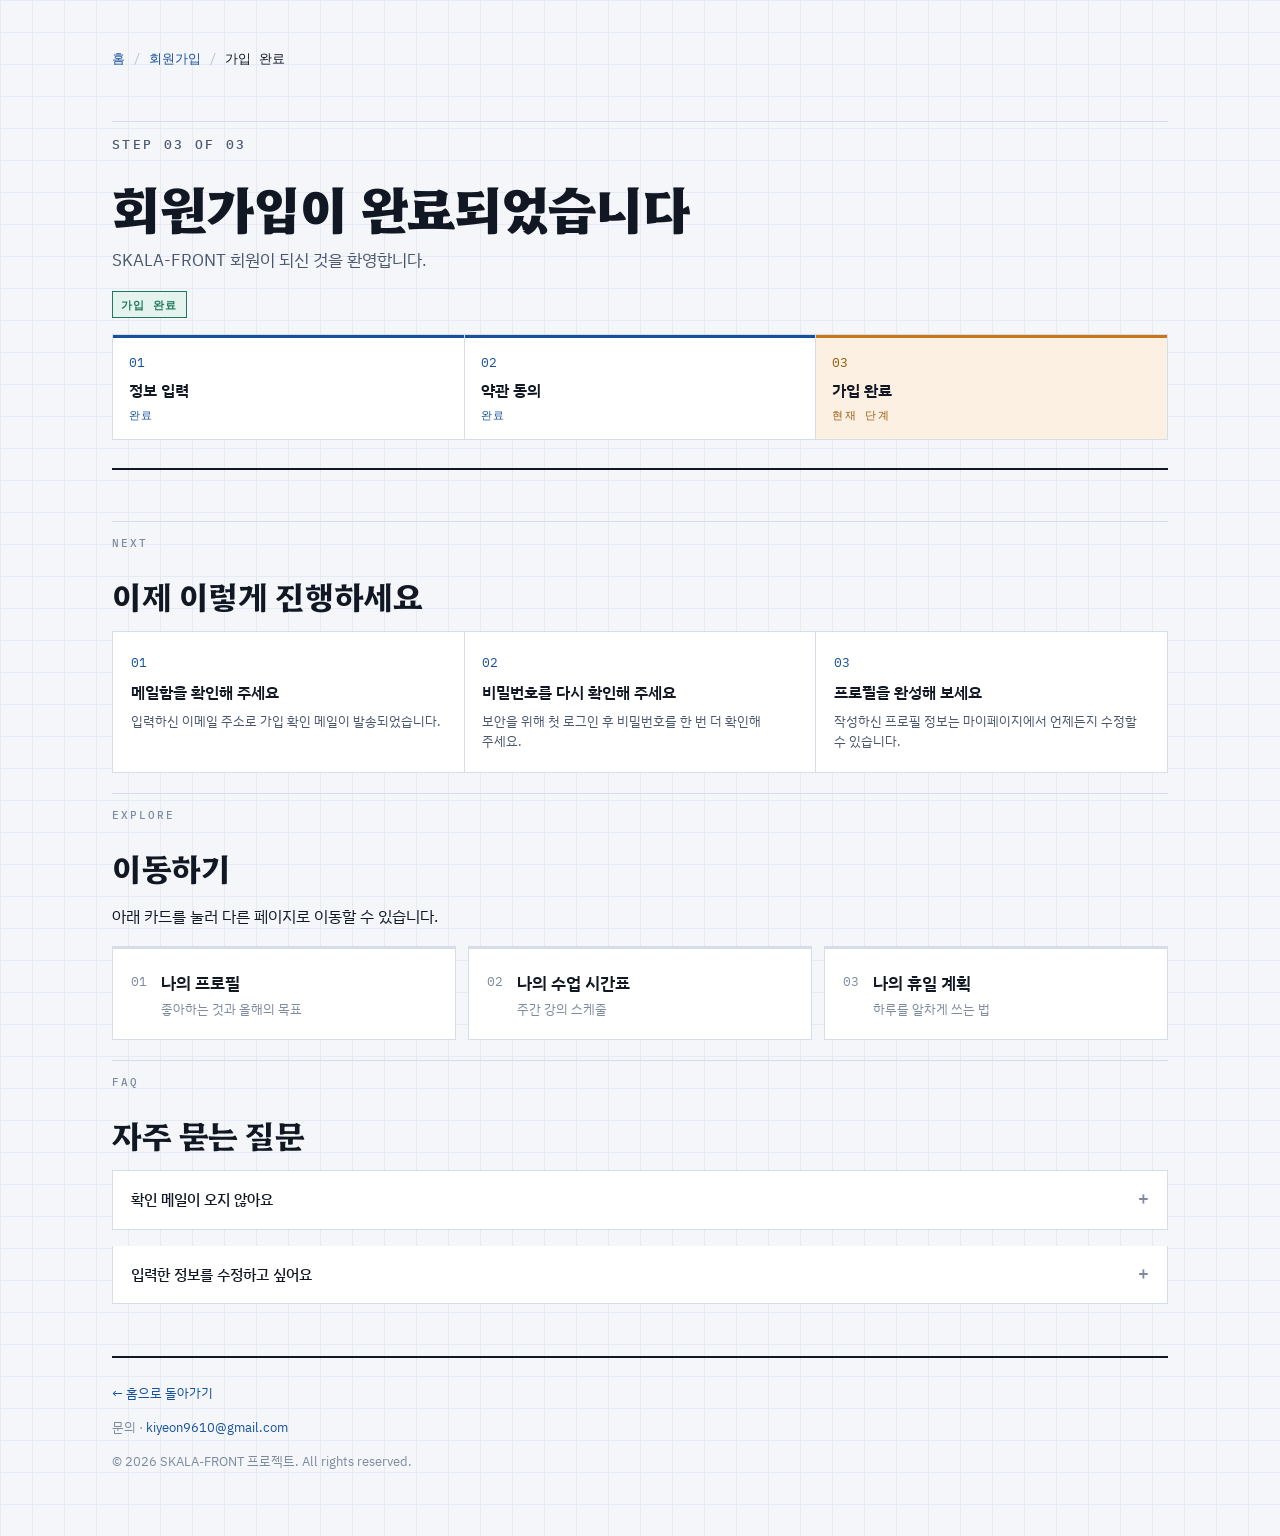
<file: signUpResult.html>
<!DOCTYPE html>
<html lang="ko">

<head>
    <meta charset="UTF-8">
    <meta name="viewport" content="width=device-width, initial-scale=1.0">
    <meta name="description" content="SKALA-FRONT 회원가입이 완료되었습니다.">
    <meta name="theme-color" content="#4f46e5">
    <title>회원가입 완료 | SKALA-FRONT</title>
    <link rel="stylesheet" href="css/trendy.css">
</head>

<body>
    <a class="skip-link" href="#main">본문 바로가기</a>

    <div class="container">

        <nav aria-label="이동 경로">
            <ol class="breadcrumb">
                <li><a href="index.html">홈</a></li>
                <li><a href="signUp.html">회원가입</a></li>
                <li aria-current="page">가입 완료</li>
            </ol>
        </nav>

        <header class="page-header" data-component="success-hero">
            <p class="kicker">STEP 03 OF 03</p>
            <hgroup>
                <h1>회원가입이 완료되었습니다</h1>
                <p>SKALA-FRONT 회원이 되신 것을 환영합니다.</p>
            </hgroup>
            <p><span class="badge" data-tone="success">가입 완료</span></p>

            <nav class="stepper" aria-label="가입 진행 단계" data-component="stepper">
                <ol>
                    <li data-state="done">
                        <span class="stepper__index">01</span>
                        <span class="stepper__label">정보 입력</span>
                        <span class="stepper__state">완료</span>
                    </li>
                    <li data-state="done">
                        <span class="stepper__index">02</span>
                        <span class="stepper__label">약관 동의</span>
                        <span class="stepper__state">완료</span>
                    </li>
                    <li data-state="current" aria-current="step">
                        <span class="stepper__index">03</span>
                        <span class="stepper__label">가입 완료</span>
                        <span class="stepper__state">현재 단계</span>
                    </li>
                </ol>
            </nav>
        </header>

        <main id="main">

            <!-- ============ 안내 사항 ============ -->
            <section aria-labelledby="guide-title">
                <p class="kicker">NEXT</p>
                <h2 id="guide-title">이제 이렇게 진행하세요</h2>

                <ol class="next-steps" data-component="next-steps">
                    <li>
                        <span class="next-steps__index">01</span>
                        <strong>메일함을 확인해 주세요</strong>
                        <p>입력하신 이메일 주소로 가입 확인 메일이 발송되었습니다.</p>
                    </li>
                    <li>
                        <span class="next-steps__index">02</span>
                        <strong>비밀번호를 다시 확인해 주세요</strong>
                        <p>보안을 위해 첫 로그인 후 비밀번호를 한 번 더 확인해 주세요.</p>
                    </li>
                    <li>
                        <span class="next-steps__index">03</span>
                        <strong>프로필을 완성해 보세요</strong>
                        <p>작성하신 프로필 정보는 마이페이지에서 언제든지 수정할 수 있습니다.</p>
                    </li>
                </ol>
            </section>

            <!-- ============ 이동하기 ============ -->
            <section aria-labelledby="move-title">
                <p class="kicker">EXPLORE</p>
                <h2 id="move-title">이동하기</h2>
                <p>아래 카드를 눌러 다른 페이지로 이동할 수 있습니다.</p>

                <nav aria-label="추천 페이지">
                    <ul class="nav-grid" data-component="card-nav">
                        <li>
                            <a href="myProfile.html">
                                <span class="nav-grid__index">01</span>
                                <strong>나의 프로필</strong>
                                <small>좋아하는 것과 올해의 목표</small>
                            </a>
                        </li>
                        <li>
                            <a href="myClass.html">
                                <span class="nav-grid__index">02</span>
                                <strong>나의 수업 시간표</strong>
                                <small>주간 강의 스케줄</small>
                            </a>
                        </li>
                        <li>
                            <a href="myHoliday.html">
                                <span class="nav-grid__index">03</span>
                                <strong>나의 휴일 계획</strong>
                                <small>하루를 알차게 쓰는 법</small>
                            </a>
                        </li>
                    </ul>
                </nav>
            </section>

            <!-- ============ FAQ ============ -->
            <section aria-labelledby="faq-title">
                <p class="kicker">FAQ</p>
                <h2 id="faq-title">자주 묻는 질문</h2>
                <details name="signup-faq" class="accordion">
                    <summary>확인 메일이 오지 않아요</summary>
                    <p>스팸함을 먼저 확인해 주세요. 그래도 없다면 <a href="mailto:kiyeon9610@gmail.com">kiyeon9610@gmail.com</a>으로 문의해 주세요.</p>
                </details>
                <details name="signup-faq" class="accordion">
                    <summary>입력한 정보를 수정하고 싶어요</summary>
                    <p><a href="signUp.html">회원가입 페이지</a>에서 다시 작성하거나, 마이페이지에서 수정할 수 있습니다.</p>
                </details>
            </section>

        </main>

        <footer class="site-footer">
            <p><a href="index.html">&larr; 홈으로 돌아가기</a></p>
            <address>문의 · <a href="mailto:kiyeon9610@gmail.com">kiyeon9610@gmail.com</a></address>
            <p><small>&copy; <time datetime="2026">2026</time> SKALA-FRONT 프로젝트. All rights reserved.</small></p>
        </footer>

    </div>
</body>

</html>
</file>
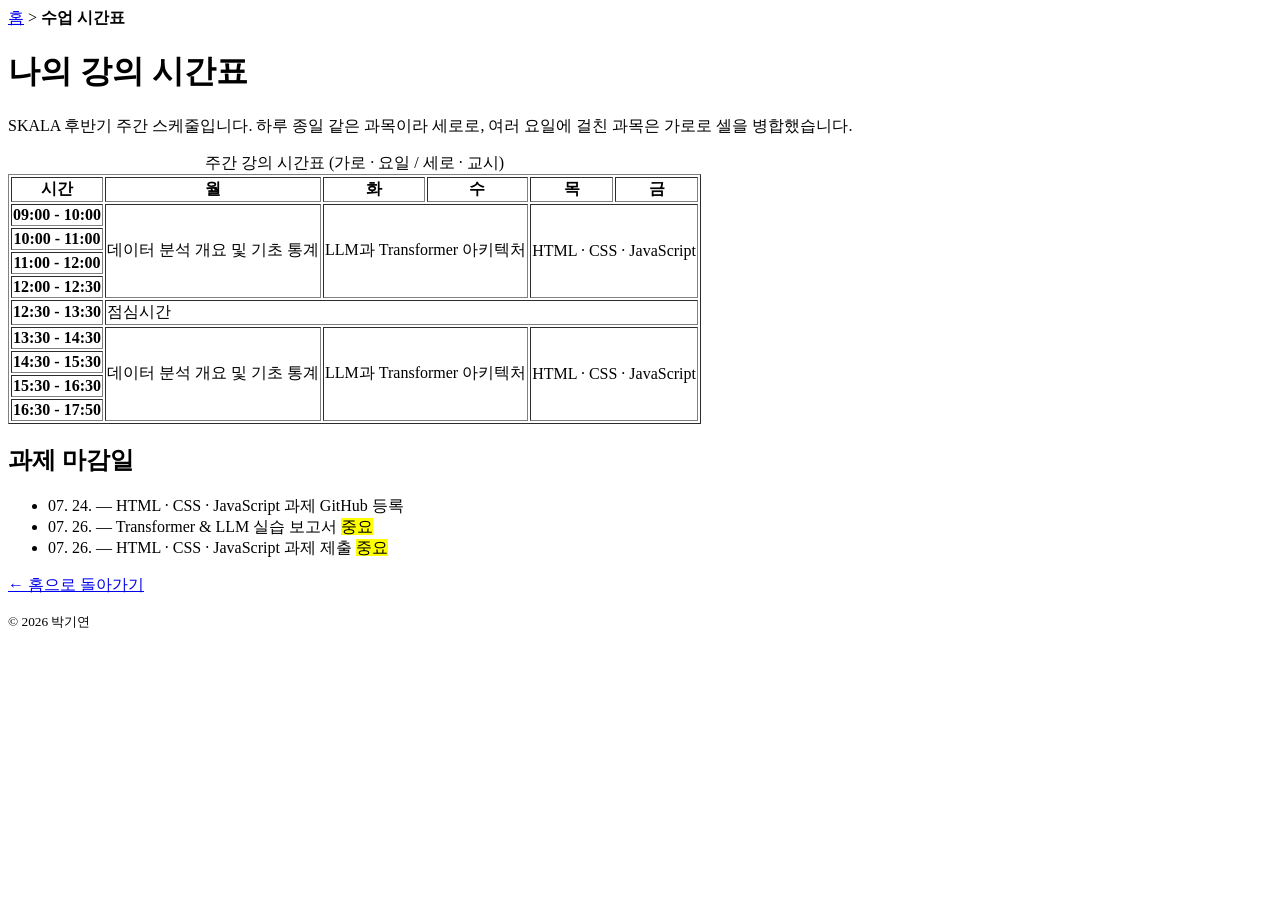
<file: plain/myClass.html>
<!DOCTYPE html>
<html lang="ko">

<head>
    <meta charset="UTF-8">
    <meta name="viewport" content="width=device-width, initial-scale=1.0">
    <meta name="description" content="박기연의 주간 강의 시간표 (CSS 없는 순수 마크업 버전)">
    <title>나의 강의 시간표 | 박기연</title>
</head>

<body>
    <!-- 과제 4: 필수 element = table, thead, tbody, td 병합 (CSS 사용 금지)
         border 속성은 CSS가 아닌 HTML 속성이라 사용합니다. -->

    <header>
        <nav aria-label="이동 경로">
            <a href="index.html">홈</a> &gt; <strong>수업 시간표</strong>
        </nav>
        <h1>나의 강의 시간표</h1>
        <p>SKALA 후반기 주간 스케줄입니다. 하루 종일 같은 과목이라 세로로, 여러 요일에 걸친 과목은 가로로 셀을 병합했습니다.</p>
    </header>

    <main>
        <table border="1">
            <caption>주간 강의 시간표 (가로 · 요일 / 세로 · 교시)</caption>

            <colgroup>
                <col>
                <col span="5">
            </colgroup>

            <thead>
                <tr>
                    <th scope="col">시간</th>
                    <th scope="col">월</th>
                    <th scope="col">화</th>
                    <th scope="col">수</th>
                    <th scope="col">목</th>
                    <th scope="col">금</th>
                </tr>
            </thead>

            <tbody>
                <!-- 오전 09:00~12:30: 하루 종일 같은 과목 → rowspan 4,
                     화·수 / 목·금은 같은 과목 → colspan 2 -->
                <tr>
                    <th scope="row">09:00 - 10:00</th>
                    <td rowspan="4">데이터 분석 개요 및 기초 통계</td>
                    <td rowspan="4" colspan="2">LLM과 Transformer 아키텍처</td>
                    <td rowspan="4" colspan="2">HTML · CSS · JavaScript</td>
                </tr>
                <tr>
                    <th scope="row">10:00 - 11:00</th>
                </tr>
                <tr>
                    <th scope="row">11:00 - 12:00</th>
                </tr>
                <tr>
                    <th scope="row">12:00 - 12:30</th>
                </tr>

                <!-- 점심시간: 요일 전체 병합 → colspan 5 -->
                <tr>
                    <th scope="row">12:30 - 13:30</th>
                    <td colspan="5">점심시간</td>
                </tr>

                <!-- 오후 13:30~17:50 -->
                <tr>
                    <th scope="row">13:30 - 14:30</th>
                    <td rowspan="4">데이터 분석 개요 및 기초 통계</td>
                    <td rowspan="4" colspan="2">LLM과 Transformer 아키텍처</td>
                    <td rowspan="4" colspan="2">HTML · CSS · JavaScript</td>
                </tr>
                <tr>
                    <th scope="row">14:30 - 15:30</th>
                </tr>
                <tr>
                    <th scope="row">15:30 - 16:30</th>
                </tr>
                <tr>
                    <th scope="row">16:30 - 17:50</th>
                </tr>
            </tbody>
        </table>

        <!-- 추가 실습: 과제 마감일 정리 -->
        <section>
            <h2>과제 마감일</h2>
            <ul>
                <li><time datetime="2026-07-24">07. 24.</time> — HTML · CSS · JavaScript 과제 GitHub 등록</li>
                <li><time datetime="2026-07-26">07. 26.</time> — Transformer &amp; LLM 실습 보고서 <mark>중요</mark></li>
                <li><time datetime="2026-07-26">07. 26.</time> — HTML · CSS · JavaScript 과제 제출 <mark>중요</mark></li>
            </ul>
        </section>
    </main>

    <footer>
        <p><a href="index.html">&larr; 홈으로 돌아가기</a></p>
        <p><small>&copy; <time datetime="2026">2026</time> 박기연</small></p>
    </footer>
</body>

</html>
</file>
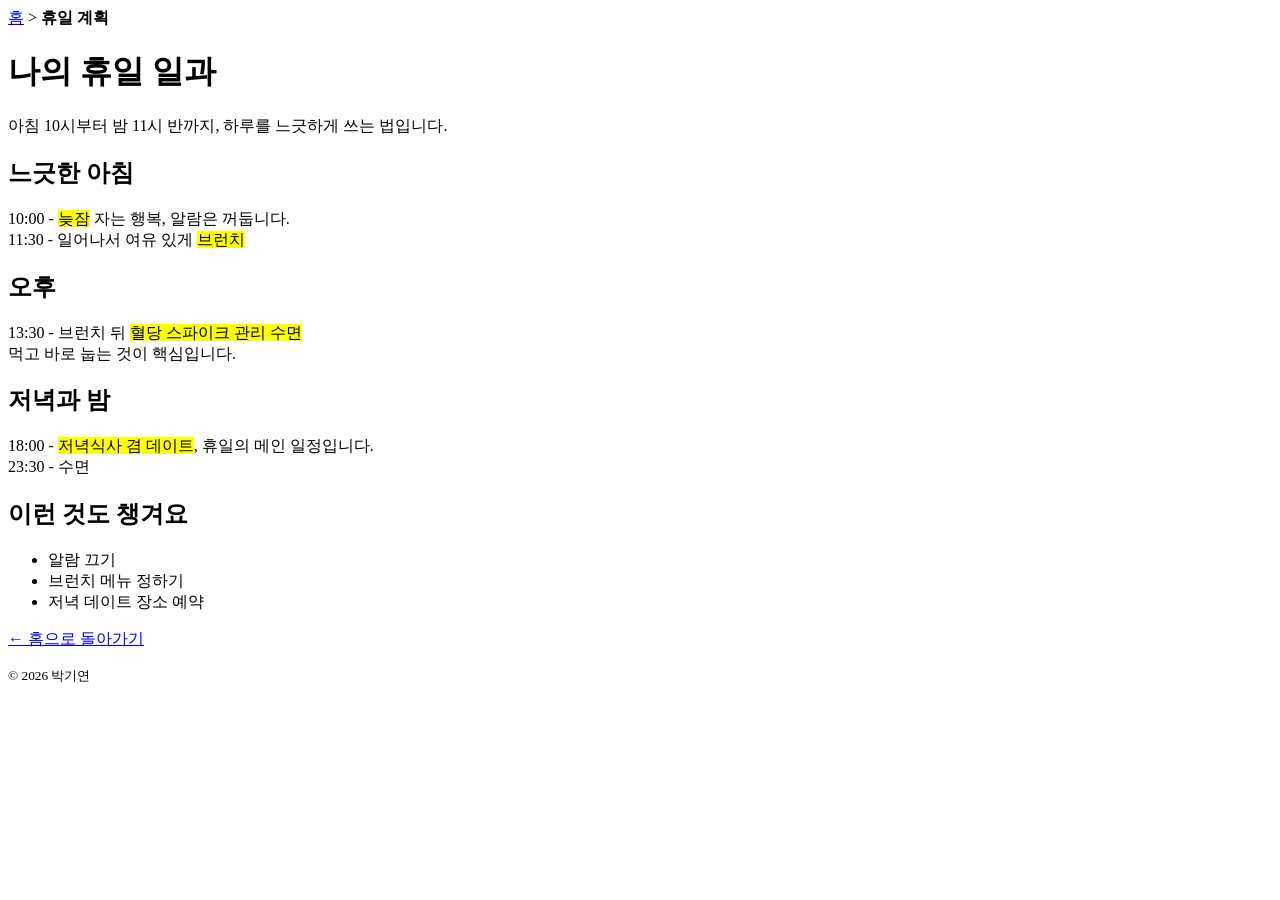
<file: plain/myHoliday.html>
<!DOCTYPE html>
<html lang="ko">

<head>
    <meta charset="UTF-8">
    <meta name="viewport" content="width=device-width, initial-scale=1.0">
    <meta name="description" content="박기연의 휴일 일과 타임라인 (CSS 없는 순수 마크업 버전)">
    <title>나의 휴일 일과 | 박기연</title>
</head>

<body>
    <!-- 과제 2: 필수 element = h1, h2, br, p, mark (CSS 사용 금지) -->

    <header>
        <nav aria-label="이동 경로">
            <a href="index.html">홈</a> &gt; <strong>휴일 계획</strong>
        </nav>
        <h1>나의 휴일 일과</h1>
        <p>아침 <time datetime="10:00">10시</time>부터 밤 <time datetime="23:30">11시 반</time>까지, 하루를 느긋하게 쓰는 법입니다.</p>
    </header>

    <main>
        <section>
            <h2>느긋한 아침</h2>
            <p>
                10:00 - <mark>늦잠</mark> 자는 행복, 알람은 꺼둡니다.<br>
                11:30 - 일어나서 여유 있게 <mark>브런치</mark>
            </p>
        </section>

        <section>
            <h2>오후</h2>
            <p>
                13:30 - 브런치 뒤 <mark>혈당 스파이크 관리 수면</mark><br>
                먹고 바로 눕는 것이 핵심입니다.
            </p>
        </section>

        <section>
            <h2>저녁과 밤</h2>
            <p>
                18:00 - <mark>저녁식사 겸 데이트</mark>, 휴일의 메인 일정입니다.<br>
                23:30 - 수면
            </p>
        </section>

        <!-- 추가 실습: 휴일 준비물 체크리스트 -->
        <section>
            <h2>이런 것도 챙겨요</h2>
            <ul>
                <li>알람 끄기</li>
                <li>브런치 메뉴 정하기</li>
                <li>저녁 데이트 장소 예약</li>
            </ul>
        </section>
    </main>

    <footer>
        <p><a href="index.html">&larr; 홈으로 돌아가기</a></p>
        <p><small>&copy; <time datetime="2026">2026</time> 박기연</small></p>
    </footer>
</body>

</html>
</file>
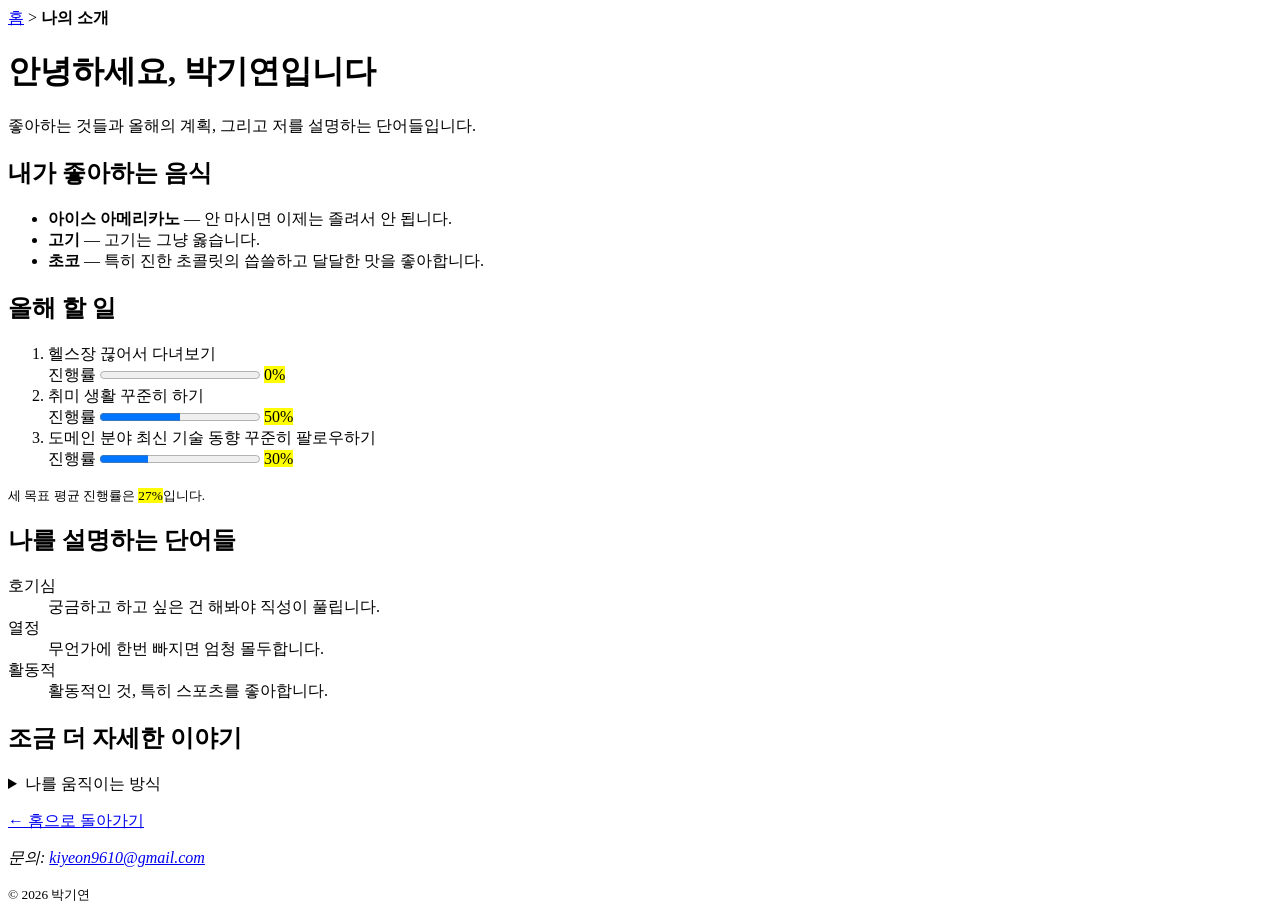
<file: plain/myProfile.html>
<!DOCTYPE html>
<html lang="ko">

<head>
    <meta charset="UTF-8">
    <meta name="viewport" content="width=device-width, initial-scale=1.0">
    <meta name="description" content="박기연의 소개 - 좋아하는 음식, 올해 할 일, 나를 설명하는 단어들 (CSS 없는 순수 마크업 버전)">
    <title>나의 소개 | 박기연</title>
</head>

<body>
    <!-- 과제 3: 필수 element = ul, ol, dl (CSS 사용 금지) -->

    <header>
        <nav aria-label="이동 경로">
            <a href="index.html">홈</a> &gt; <strong>나의 소개</strong>
        </nav>
        <h1>안녕하세요, 박기연입니다</h1>
        <p>좋아하는 것들과 올해의 계획, 그리고 저를 설명하는 단어들입니다.</p>
    </header>

    <main>
        <!-- 좋아하는 음식: 순서 없는 목록 -->
        <section>
            <h2>내가 좋아하는 음식</h2>
            <ul>
                <li><strong>아이스 아메리카노</strong> — 안 마시면 이제는 졸려서 안 됩니다.</li>
                <li><strong>고기</strong> — 고기는 그냥 옳습니다.</li>
                <li><strong>초코</strong> — 특히 진한 초콜릿의 씁쓸하고 달달한 맛을 좋아합니다.</li>
            </ul>
        </section>

        <!-- 올해 할 일: 순서 있는 목록 + 진행률(추가 실습: 네이티브 progress) -->
        <section>
            <h2>올해 할 일</h2>
            <ol>
                <li>
                    헬스장 끊어서 다녀보기
                    <br>
                    <label>진행률
                        <progress value="0" max="100">0%</progress>
                    </label>
                    <mark>0%</mark>
                </li>
                <li>
                    취미 생활 꾸준히 하기
                    <br>
                    <label>진행률
                        <progress value="50" max="100">50%</progress>
                    </label>
                    <mark>50%</mark>
                </li>
                <li>
                    도메인 분야 최신 기술 동향 꾸준히 팔로우하기
                    <br>
                    <label>진행률
                        <progress value="30" max="100">30%</progress>
                    </label>
                    <mark>30%</mark>
                </li>
            </ol>
            <p><small>세 목표 평균 진행률은 <mark>27%</mark>입니다.</small></p>
        </section>

        <!-- 나를 설명하는 단어: 정의 목록 -->
        <section>
            <h2>나를 설명하는 단어들</h2>
            <dl>
                <dt>호기심</dt>
                <dd>궁금하고 하고 싶은 건 해봐야 직성이 풀립니다.</dd>
                <dt>열정</dt>
                <dd>무언가에 한번 빠지면 엄청 몰두합니다.</dd>
                <dt>활동적</dt>
                <dd>활동적인 것, 특히 스포츠를 좋아합니다.</dd>
            </dl>
        </section>

        <!-- 추가 실습: details/summary 로 더보기 -->
        <section>
            <h2>조금 더 자세한 이야기</h2>
            <details>
                <summary>나를 움직이는 방식</summary>
                <blockquote>
                    <p>궁금한 건 일단 해보고, 한번 빠지면 끝까지 파고드는 편입니다.</p>
                </blockquote>
            </details>
        </section>
    </main>

    <footer>
        <p><a href="index.html">&larr; 홈으로 돌아가기</a></p>
        <address>문의: <a href="mailto:kiyeon9610@gmail.com">kiyeon9610@gmail.com</a></address>
        <p><small>&copy; <time datetime="2026">2026</time> 박기연</small></p>
    </footer>
</body>

</html>
</file>
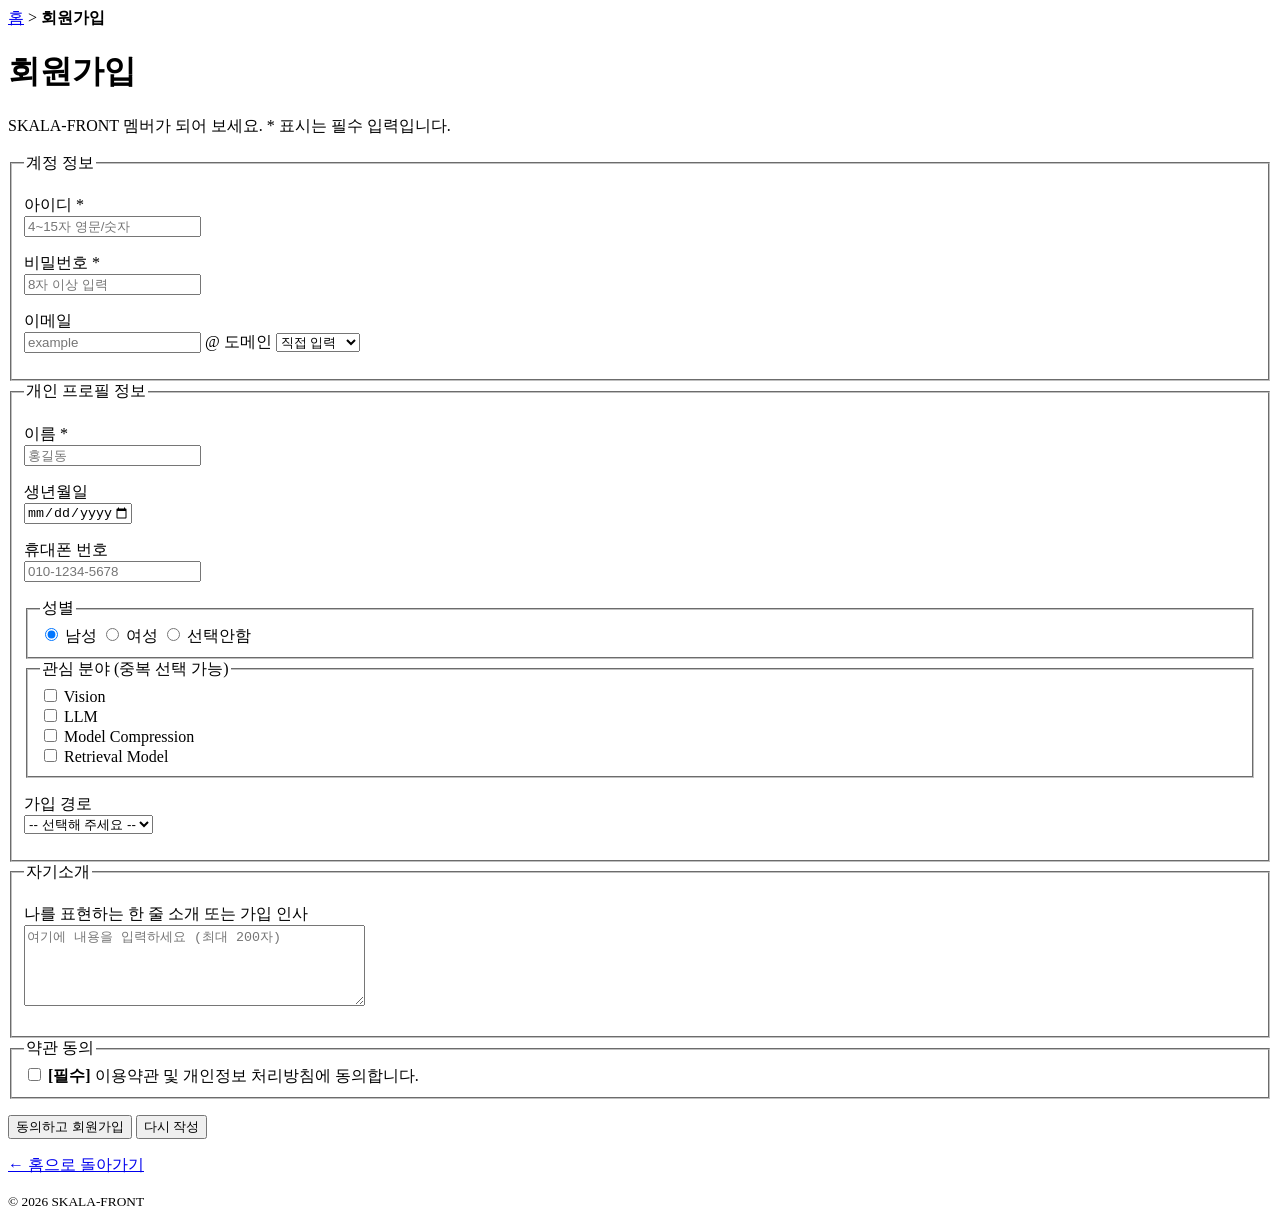
<file: plain/signUp.html>
<!DOCTYPE html>
<html lang="ko">

<head>
    <meta charset="UTF-8">
    <meta name="viewport" content="width=device-width, initial-scale=1.0">
    <meta name="description" content="SKALA-FRONT 회원가입 폼 (CSS 없는 순수 마크업 버전)">
    <title>회원가입 | 박기연의 유니버스</title>
</head>

<body>
    <!-- 과제 6: 필수 element = form, fieldset, legend, label, input, select, option, textarea, submit, reset
         form action="signUpResult.html", method="get" -->

    <header>
        <nav aria-label="이동 경로">
            <a href="index.html">홈</a> &gt; <strong>회원가입</strong>
        </nav>
        <h1>회원가입</h1>
        <p>SKALA-FRONT 멤버가 되어 보세요. <span title="필수 항목">*</span> 표시는 필수 입력입니다.</p>
    </header>

    <main>
        <form action="signUpResult.html" method="get">

            <!-- 계정 정보 -->
            <fieldset>
                <legend>계정 정보</legend>

                <p>
                    <label for="userId">아이디 *</label><br>
                    <input type="text" id="userId" name="userId" required
                        minlength="4" maxlength="15" placeholder="4~15자 영문/숫자" autocomplete="username">
                </p>

                <p>
                    <label for="pw">비밀번호 *</label><br>
                    <input type="password" id="pw" name="pw" required
                        minlength="8" placeholder="8자 이상 입력" autocomplete="new-password">
                </p>

                <p>
                    <label for="email">이메일</label><br>
                    <input type="text" id="email" name="email" placeholder="example" autocomplete="email"> @
                    <label for="domain">도메인</label>
                    <select id="domain" name="domain">
                        <option value="">직접 입력</option>
                        <option value="gmail.com">gmail.com</option>
                        <option value="naver.com">naver.com</option>
                        <option value="daum.net">daum.net</option>
                    </select>
                </p>
            </fieldset>

            <!-- 개인 프로필 정보 -->
            <fieldset>
                <legend>개인 프로필 정보</legend>

                <p>
                    <label for="userName">이름 *</label><br>
                    <input type="text" id="userName" name="userName" required
                        placeholder="홍길동" autocomplete="name">
                </p>

                <p>
                    <label for="userBirth">생년월일</label><br>
                    <input type="date" id="userBirth" name="userBirth"
                        min="1900-01-01" max="2026-12-31" autocomplete="bday">
                </p>

                <p>
                    <label for="userTel">휴대폰 번호</label><br>
                    <input type="tel" id="userTel" name="userTel"
                        pattern="[0-9]{3}-[0-9]{3,4}-[0-9]{4}"
                        placeholder="010-1234-5678" autocomplete="tel">
                </p>

                <fieldset>
                    <legend>성별</legend>
                    <label><input type="radio" name="gender" value="male" checked> 남성</label>
                    <label><input type="radio" name="gender" value="female"> 여성</label>
                    <label><input type="radio" name="gender" value="none"> 선택안함</label>
                </fieldset>

                <fieldset>
                    <legend>관심 분야 (중복 선택 가능)</legend>
                    <label><input type="checkbox" name="interest" value="vision"> Vision</label><br>
                    <label><input type="checkbox" name="interest" value="llm"> LLM</label><br>
                    <label><input type="checkbox" name="interest" value="model-compression"> Model Compression</label><br>
                    <label><input type="checkbox" name="interest" value="retrieval-model"> Retrieval Model</label>
                </fieldset>

                <p>
                    <label for="joinPath">가입 경로</label><br>
                    <select id="joinPath" name="joinPath">
                        <option value="" disabled selected>-- 선택해 주세요 --</option>
                        <optgroup label="온라인">
                            <option value="search">인터넷 검색</option>
                            <option value="sns">SNS 광고</option>
                        </optgroup>
                        <optgroup label="오프라인">
                            <option value="friend">지인 추천</option>
                            <option value="etc">기타</option>
                        </optgroup>
                    </select>
                </p>
            </fieldset>

            <!-- 자기소개 -->
            <fieldset>
                <legend>자기소개</legend>
                <p>
                    <label for="intro">나를 표현하는 한 줄 소개 또는 가입 인사</label><br>
                    <textarea id="intro" name="intro" rows="5" cols="40" maxlength="200"
                        placeholder="여기에 내용을 입력하세요 (최대 200자)"></textarea>
                </p>
            </fieldset>

            <!-- 약관 동의 (추가 실습) -->
            <fieldset>
                <legend>약관 동의</legend>
                <label>
                    <input type="checkbox" name="agree" value="yes" required>
                    <strong>[필수]</strong> 이용약관 및 개인정보 처리방침에 동의합니다.
                </label>
            </fieldset>

            <p>
                <input type="submit" value="동의하고 회원가입">
                <input type="reset" value="다시 작성">
            </p>
        </form>
    </main>

    <footer>
        <p><a href="index.html">&larr; 홈으로 돌아가기</a></p>
        <p><small>&copy; <time datetime="2026">2026</time> SKALA-FRONT</small></p>
    </footer>
</body>

</html>
</file>
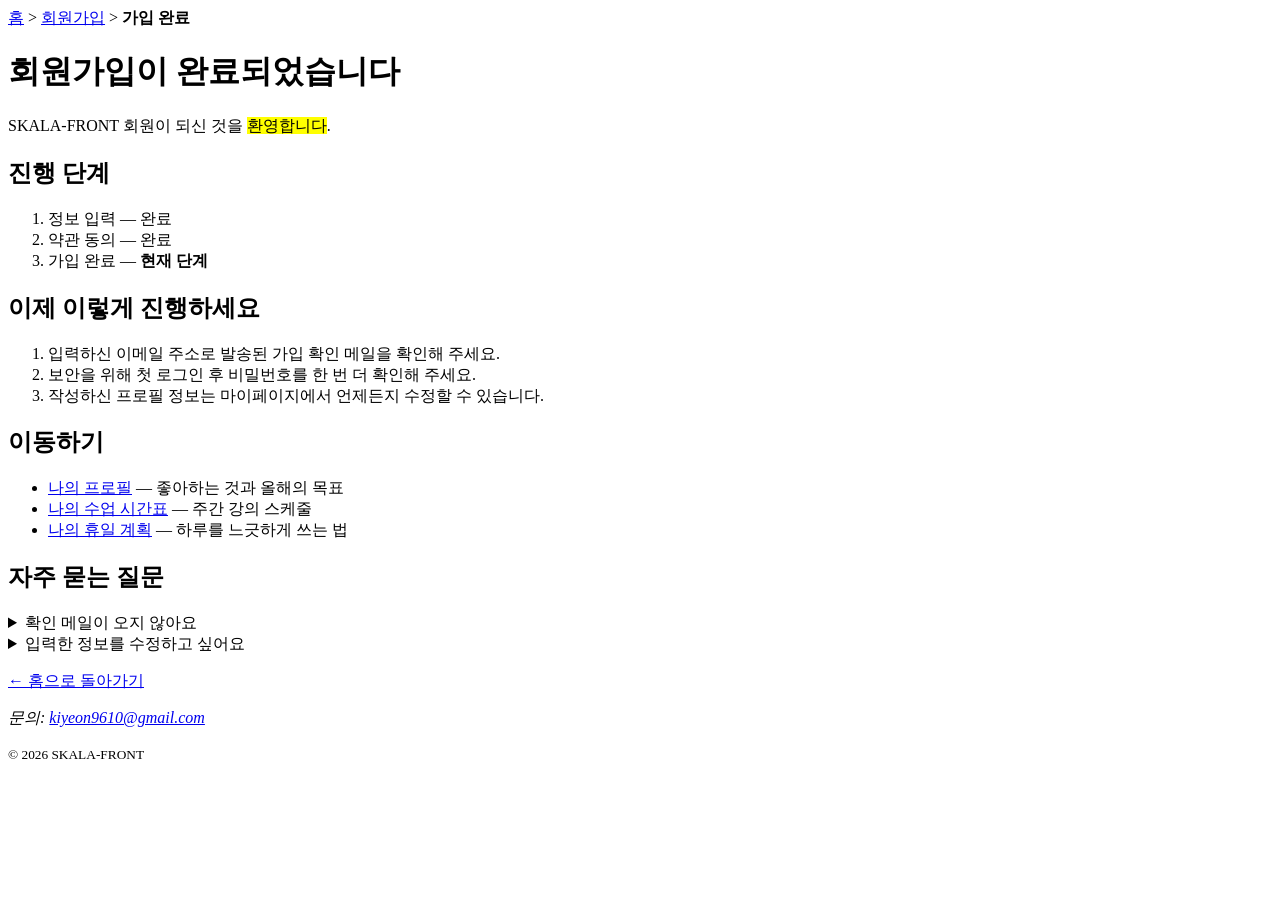
<file: plain/signUpResult.html>
<!DOCTYPE html>
<html lang="ko">

<head>
    <meta charset="UTF-8">
    <meta name="viewport" content="width=device-width, initial-scale=1.0">
    <meta name="description" content="회원가입 완료 안내 (CSS 없는 순수 마크업 버전)">
    <title>회원가입 완료 | SKALA-FRONT</title>
</head>

<body>
    <!-- 과제 7: 회원가입 폼(signUp.html)의 action으로 이동해 오는 결과 페이지 -->

    <header>
        <nav aria-label="이동 경로">
            <a href="index.html">홈</a> &gt; <a href="signUp.html">회원가입</a> &gt; <strong>가입 완료</strong>
        </nav>
        <h1>회원가입이 완료되었습니다</h1>
        <p>SKALA-FRONT 회원이 되신 것을 <mark>환영합니다</mark>.</p>
    </header>

    <main>
        <!-- 추가 실습: 진행 단계 표시 -->
        <section>
            <h2>진행 단계</h2>
            <ol>
                <li>정보 입력 — 완료</li>
                <li>약관 동의 — 완료</li>
                <li>가입 완료 — <strong>현재 단계</strong></li>
            </ol>
        </section>

        <section>
            <h2>이제 이렇게 진행하세요</h2>
            <ol>
                <li>입력하신 이메일 주소로 발송된 가입 확인 메일을 확인해 주세요.</li>
                <li>보안을 위해 첫 로그인 후 비밀번호를 한 번 더 확인해 주세요.</li>
                <li>작성하신 프로필 정보는 마이페이지에서 언제든지 수정할 수 있습니다.</li>
            </ol>
        </section>

        <section>
            <h2>이동하기</h2>
            <ul>
                <li><a href="myProfile.html">나의 프로필</a> — 좋아하는 것과 올해의 목표</li>
                <li><a href="myClass.html">나의 수업 시간표</a> — 주간 강의 스케줄</li>
                <li><a href="myHoliday.html">나의 휴일 계획</a> — 하루를 느긋하게 쓰는 법</li>
            </ul>
        </section>

        <!-- 추가 실습: 자주 묻는 질문 -->
        <section>
            <h2>자주 묻는 질문</h2>
            <details>
                <summary>확인 메일이 오지 않아요</summary>
                <p>스팸함을 먼저 확인해 주세요. 그래도 없다면
                    <a href="mailto:kiyeon9610@gmail.com">kiyeon9610@gmail.com</a>으로 문의해 주세요.</p>
            </details>
            <details>
                <summary>입력한 정보를 수정하고 싶어요</summary>
                <p><a href="signUp.html">회원가입 페이지</a>에서 다시 작성하거나, 마이페이지에서 수정할 수 있습니다.</p>
            </details>
        </section>
    </main>

    <footer>
        <p><a href="index.html">&larr; 홈으로 돌아가기</a></p>
        <address>문의: <a href="mailto:kiyeon9610@gmail.com">kiyeon9610@gmail.com</a></address>
        <p><small>&copy; <time datetime="2026">2026</time> SKALA-FRONT</small></p>
    </footer>
</body>

</html>
</file>
<file: css/trendy.css>
@import url('https://fonts.googleapis.com/css2?family=Hahmlet:wght@500;700;800&family=IBM+Plex+Mono:wght@400;500;600&family=IBM+Plex+Sans+KR:wght@400;500;600;700&display=swap');

/* ==========================================================================
   박기연의 유니버스 — html-trendy 전용 스타일
   컨셉 : 모눈종이 위에 올린 한 주 (Ruled Sheet)
   - 페이지 전체가 32px 모눈 위에 놓이고, 카드는 그 위에 얹힌 흰 종이입니다.
   - 시간표(myClass)가 이 컨셉의 원형이고, 나머지 컴포넌트가 같은 괘선을 빌려 씁니다.
   - 서체 : 제목 Hahmlet(명조) / 본문 IBM Plex Sans KR / 숫자·라벨 IBM Plex Mono
   ========================================================================== */

/* --------------------------------------------------------------------------
   1. 디자인 토큰
   -------------------------------------------------------------------------- */
:root {
    color-scheme: light dark;

    /* 모눈 한 칸 */
    --cell: 32px;

    /* 색 — 리장의 코발트 하늘, 세부 야경의 나트륨 등빛에서 가져왔습니다 */
    --paper: #f4f6fa;
    --panel: #ffffff;
    --panel-2: #fafbfd;
    --grid: #e6ebf3;
    --rule: #d6dde8;
    --rule-strong: #b6c0d0;

    --ink: #111823;
    --ink-2: #4a566d;
    --ink-3: #7d8a9f;

    --cobalt: #15529b;
    --cobalt-2: #0e3c74;
    --cobalt-tint: #e9f0f9;

    --amber: #c9761a;
    --amber-2: #9c5a0f;
    --amber-tint: #fbf0e1;

    --ok: #1f7a5c;
    --ok-tint: #e5f3ee;
    --mark: #ffe9a8;

    /* 서체 */
    --font-display: 'Hahmlet', 'Nanum Myeongjo', serif;
    --font-body: 'IBM Plex Sans KR', system-ui, -apple-system, sans-serif;
    --font-mono: 'IBM Plex Mono', ui-monospace, SFMono-Regular, monospace;

    /* 크기 */
    --fs-label: 0.6875rem;
    --fs-small: 0.8125rem;
    --fs-base: 1rem;
    --fs-lead: 1.0625rem;
    --fs-h3: 1.25rem;
    --fs-h2: clamp(1.5rem, 1.1rem + 1.4vw, 2rem);
    --fs-h1: clamp(2rem, 1.2rem + 3.4vw, 3.25rem);

    --t: 160ms cubic-bezier(0.2, 0.6, 0.3, 1);
}

@media (prefers-color-scheme: dark) {
    :root {
        --paper: #0f131a;
        --panel: #161c26;
        --panel-2: #1a212c;
        --grid: #1a2029;
        --rule: #2b3542;
        --rule-strong: #465469;

        --ink: #e9edf4;
        --ink-2: #aab5c6;
        --ink-3: #7f8b9d;

        --cobalt: #74aae8;
        --cobalt-2: #a3c8f3;
        --cobalt-tint: #16243a;

        --amber: #eda85c;
        --amber-2: #f3c288;
        --amber-tint: #2a2014;

        --ok: #5fc0a0;
        --ok-tint: #14261f;
        --mark: #6b5a1f;
    }
}

/* --------------------------------------------------------------------------
   2. 기본 골격
   -------------------------------------------------------------------------- */
*,
*::before,
*::after {
    box-sizing: border-box;
}

body {
    margin: 0;
    font-family: var(--font-body);
    font-size: var(--fs-base);
    line-height: 1.7;
    color: var(--ink);
    background-color: var(--paper);
    /* 모눈 배경 — 이 사이트의 시그니처 */
    background-image:
        repeating-linear-gradient(to right, var(--grid) 0 1px, transparent 1px var(--cell)),
        repeating-linear-gradient(to bottom, var(--grid) 0 1px, transparent 1px var(--cell));
    -webkit-font-smoothing: antialiased;
    word-break: keep-all;
}

h1,
h2,
h3,
h4,
hgroup,
p,
ul,
ol,
dl,
dd,
figure,
blockquote {
    margin: 0;
}

ul,
ol {
    padding: 0;
    list-style: none;
}

img,
video {
    display: block;
    max-width: 100%;
}

/* 제목 — 명조는 큰 제목에만, 아껴서 씁니다 */
h1 {
    font-family: var(--font-display);
    font-weight: 800;
    font-size: var(--fs-h1);
    line-height: 1.12;
    letter-spacing: -0.02em;
}

h2 {
    font-family: var(--font-display);
    font-weight: 700;
    font-size: var(--fs-h2);
    line-height: 1.25;
    letter-spacing: -0.015em;
}

h3 {
    font-size: var(--fs-h3);
    font-weight: 600;
    line-height: 1.4;
}

h4 {
    font-size: 1.0625rem;
    font-weight: 600;
    line-height: 1.5;
}

a {
    color: var(--cobalt);
    text-decoration: none;
    text-underline-offset: 3px;
    transition: color var(--t);
}

a:hover {
    color: var(--cobalt-2);
    text-decoration: underline;
}

strong {
    font-weight: 600;
}

small {
    font-size: var(--fs-small);
}

abbr[title] {
    text-decoration-style: dotted;
    cursor: help;
}

mark {
    background: var(--mark);
    color: inherit;
    padding: 0 0.2em;
}

kbd {
    font-family: var(--font-mono);
    font-size: 0.75rem;
    border: 1px solid var(--rule);
    border-bottom-width: 2px;
    padding: 0.1em 0.45em;
    background: var(--panel);
}

time {
    font-variant-numeric: tabular-nums;
}

:focus-visible {
    outline: 2px solid var(--cobalt);
    outline-offset: 2px;
}

/* 건너뛰기 링크 */
.skip-link {
    position: absolute;
    left: 0.5rem;
    top: -4rem;
    z-index: 20;
    background: var(--ink);
    color: var(--paper);
    padding: 0.6rem 1rem;
    font-size: var(--fs-small);
    transition: top var(--t);
}

.skip-link:focus {
    top: 0.5rem;
    text-decoration: none;
}

/* --------------------------------------------------------------------------
   3. 레이아웃
   -------------------------------------------------------------------------- */
.container {
    max-width: 1120px;
    margin: 0 auto;
    padding: clamp(1.25rem, 4vw, 3rem) clamp(1rem, 3vw, 2rem) 4rem;
    display: flex;
    flex-direction: column;
    gap: clamp(2rem, 4vw, 3.25rem);
}

main,
aside,
.container > nav,
.container > section {
    display: flex;
    flex-direction: column;
    gap: 1.25rem;
}

main > section,
aside > section {
    display: flex;
    flex-direction: column;
    gap: 1rem;
}

/* 홈: 본문 + 사이드바 */
.content-wrapper {
    display: grid;
    grid-template-columns: minmax(0, 7fr) minmax(0, 3fr);
    gap: clamp(1.5rem, 3vw, 2.5rem);
    align-items: start;
}

/* 괘선 — 모든 구획은 얇은 선 아래에서 시작합니다 */
.kicker {
    font-family: var(--font-mono);
    font-size: var(--fs-label);
    font-weight: 500;
    letter-spacing: 0.18em;
    text-transform: uppercase;
    color: var(--ink-3);
    border-top: 1px solid var(--rule);
    padding-top: 0.75rem;
    margin-bottom: 0.35rem;
}

/* --------------------------------------------------------------------------
   4. 머리말 / 이동 경로
   -------------------------------------------------------------------------- */
.site-header,
.page-header {
    display: flex;
    flex-direction: column;
    gap: 1rem;
    padding-bottom: 1.75rem;
    border-bottom: 2px solid var(--ink);
}

/* 미션6 — index를 처음 열면 상단 헤더 타이틀이 부드럽게 페이드인되며 등장.
   (동작 최소화 설정 시 파일 하단 prefers-reduced-motion 블록이 자동으로 끕니다.) */
@keyframes trendy-hero-in {
    from { opacity: 0; transform: translateY(-14px); }
    to   { opacity: 1; transform: translateY(0); }
}

.site-header {
    animation: trendy-hero-in 700ms cubic-bezier(0.2, 0.7, 0.2, 1) both;
}

.site-header hgroup,
.page-header hgroup {
    display: flex;
    flex-direction: column;
    gap: 0.6rem;
}

.site-header__tagline,
.page-header hgroup p {
    font-size: var(--fs-lead);
    color: var(--ink-2);
    max-width: 46ch;
}

.site-header__meta,
.page-header > p {
    display: flex;
    flex-wrap: wrap;
    align-items: center;
    gap: 0.6rem;
    font-size: var(--fs-small);
    color: var(--ink-2);
}

.breadcrumb {
    display: flex;
    flex-wrap: wrap;
    gap: 0.5rem;
    font-family: var(--font-mono);
    font-size: var(--fs-small);
    color: var(--ink-3);
}

.breadcrumb li + li::before {
    content: "/";
    margin-right: 0.5rem;
    color: var(--rule-strong);
}

.breadcrumb [aria-current="page"] {
    color: var(--ink);
}

/* --------------------------------------------------------------------------
   5. 뱃지 · 칩 · 버튼
   -------------------------------------------------------------------------- */
.badge {
    font-family: var(--font-mono);
    font-size: var(--fs-label);
    font-weight: 600;
    letter-spacing: 0.1em;
    text-transform: uppercase;
    padding: 0.2rem 0.5rem;
    border: 1px solid currentColor;
    color: var(--ink-2);
    white-space: nowrap;
}

.badge[data-tone="new"],
.badge[data-tone="update"] {
    color: var(--amber-2);
    background: var(--amber-tint);
}

.badge[data-tone="info"] {
    color: var(--cobalt);
    background: var(--cobalt-tint);
}

.badge[data-tone="success"] {
    color: var(--ok);
    background: var(--ok-tint);
}

.chip-list {
    display: flex;
    flex-wrap: wrap;
    gap: 0.5rem;
}

.chip {
    display: inline-block;
    font-size: var(--fs-small);
    padding: 0.25rem 0.7rem;
    background: var(--panel);
    border: 1px solid var(--rule);
    color: var(--ink-2);
}

button {
    font-family: inherit;
}

.btn-ghost {
    font-family: var(--font-mono);
    font-size: var(--fs-label);
    letter-spacing: 0.1em;
    text-transform: uppercase;
    color: var(--ink-2);
    background: transparent;
    border: 1px solid var(--rule-strong);
    padding: 0.3rem 0.7rem;
    cursor: pointer;
    transition: border-color var(--t), color var(--t);
}

.btn-ghost:hover {
    color: var(--cobalt);
    border-color: var(--cobalt);
}

.btn-submit,
.btn-reset {
    font-size: 0.9375rem;
    font-weight: 600;
    padding: 0.7rem 1.4rem;
    border: 1px solid transparent;
    cursor: pointer;
    transition: background-color var(--t), color var(--t), border-color var(--t);
}

.btn-submit {
    background: var(--cobalt);
    color: #fff;
}

.btn-submit:hover {
    background: var(--cobalt-2);
}

.btn-reset {
    background: transparent;
    color: var(--ink-2);
    border-color: var(--rule-strong);
}

.btn-reset:hover {
    border-color: var(--ink-2);
    color: var(--ink);
}

@media (prefers-color-scheme: dark) {
    .btn-submit {
        color: #0f131a;
    }
}

/* --------------------------------------------------------------------------
   6. 카드형 내비게이션
   -------------------------------------------------------------------------- */
.nav-grid {
    display: grid;
    grid-template-columns: repeat(auto-fit, minmax(11.5rem, 1fr));
    gap: 0.75rem;
}

.nav-grid li {
    display: flex;
}

.nav-grid a {
    flex: 1;
    border: 1px solid var(--rule);
    display: grid;
    grid-template-columns: auto 1fr;
    grid-template-areas:
        "index title"
        "index desc";
    column-gap: 0.9rem;
    row-gap: 0.15rem;
    align-content: start;
    height: 100%;
    padding: 1.25rem 1.1rem;
    background: var(--panel);
    color: var(--ink);
    border-top: 3px solid var(--rule);
    transition: background-color var(--t), border-color var(--t), transform var(--t), box-shadow var(--t);
}

.nav-grid a:hover,
.nav-grid a:focus-visible {
    background: var(--cobalt-tint);
    border-top-color: var(--cobalt);
    text-decoration: none;
    transform: translateY(-3px);
    box-shadow: 0 8px 20px rgba(17, 24, 35, 0.12);
}

.nav-grid__index {
    grid-area: index;
    font-family: var(--font-mono);
    font-size: var(--fs-small);
    color: var(--ink-3);
    padding-top: 0.15rem;
}

.nav-grid a:hover .nav-grid__index {
    color: var(--cobalt);
}

.nav-grid strong {
    grid-area: title;
    font-size: 1.0625rem;
}

.nav-grid small {
    grid-area: desc;
    color: var(--ink-3);
    line-height: 1.5;
}

/* --------------------------------------------------------------------------
   7. 숫자 · 진행률 바
   -------------------------------------------------------------------------- */
/* 1px 간격 + 부모 배경으로 괘선을 만드는 방식입니다.
   빈 칸이 생기면 회색으로 비쳐 보이므로 열 수를 항목 수에 맞춰 고정합니다.
   항목을 늘리면 repeat() 숫자도 같이 바꿔 주세요. */
.stat-list,
.card-grid,
.definition-cards,
.next-steps {
    display: grid;
    grid-template-columns: repeat(3, minmax(0, 1fr));
    gap: 1px;
    background: var(--rule);
    border: 1px solid var(--rule);
}

@media (max-width: 820px) {
    .stat-list,
    .card-grid,
    .definition-cards,
    .next-steps {
        grid-template-columns: minmax(0, 1fr);
    }
}

.stat {
    background: var(--panel);
    padding: 1.25rem 1.1rem;
}

.stat dt {
    font-size: var(--fs-small);
    color: var(--ink-3);
    margin-bottom: 0.4rem;
}

.stat__value {
    display: block;
    font-family: var(--font-mono);
    font-size: 2.25rem;
    font-weight: 500;
    line-height: 1.1;
    letter-spacing: -0.03em;
    color: var(--ink);
    font-variant-numeric: tabular-nums;
}

.stat__unit {
    font-size: 0.875rem;
    font-weight: 400;
    color: var(--ink-3);
    margin-left: 0.35rem;
    letter-spacing: 0;
}

.stat__caption {
    display: block;
    font-size: var(--fs-small);
    color: var(--ink-2);
    margin-top: 0.5rem;
}

.stat dd {
    margin: 0;
}

.stat .bar {
    margin-top: 0.9rem;
}

/* 진행률 바 : 눈금 있는 자 모양 */
.bar {
    display: block;
    position: relative;
    height: 10px;
    background-color: var(--panel-2);
    background-image: repeating-linear-gradient(to right, var(--rule) 0 1px, transparent 1px 25%);
    border: 1px solid var(--rule);
}

.bar__fill {
    display: block;
    height: 100%;
    width: 0;
    background: var(--cobalt);
    transition: width 700ms cubic-bezier(0.2, 0.7, 0.2, 1);
}

/* 채움 값은 마크업의 data-value(%)를 그대로 씁니다. 값이 늘면 여기에 한 줄만 추가하세요. */
.bar[data-value="0"] .bar__fill { width: 0%; }
.bar[data-value="27"] .bar__fill { width: 27%; }
.bar[data-value="30"] .bar__fill { width: 30%; }
.bar[data-value="50"] .bar__fill { width: 50%; }

/* --------------------------------------------------------------------------
   8. 카드 · 미디어
   -------------------------------------------------------------------------- */
.card {
    background: var(--panel);
    border: 1px solid var(--rule);
    padding: 1.25rem;
    display: flex;
    flex-direction: column;
    gap: 0.5rem;
}

.card__meta {
    display: flex;
    align-items: center;
    gap: 0.6rem;
    font-family: var(--font-mono);
    font-size: var(--fs-small);
    color: var(--ink-3);
    margin-bottom: 0.5rem;
}

.card header {
    display: flex;
    flex-direction: column;
    gap: 0.25rem;
}

.card footer {
    font-size: var(--fs-small);
    margin-top: 0.25rem;
}

.card-grid .card {
    border: 0;
    gap: 0.35rem;
}

.card-grid .card strong {
    font-size: 1.0625rem;
}

.card-grid .card p {
    color: var(--ink-2);
    font-size: var(--fs-small);
}

.media-card {
    background: var(--panel);
    border: 1px solid var(--rule);
    padding: 0.75rem;
}

.media-card img {
    width: 100%;
    height: auto;
    aspect-ratio: 16 / 10;
    object-fit: cover;
    background: var(--panel-2);
}

/* 영상은 잘리면 안 되므로 원본 비율을 지킵니다 */
[data-component="video-player"] {
    max-width: 44rem;
}

.media-card video {
    width: 100%;
    height: auto;
    aspect-ratio: 16 / 9;
    object-fit: contain;
    background: #000;
}

.media-card figcaption {
    display: flex;
    flex-wrap: wrap;
    align-items: baseline;
    gap: 0.6rem;
    padding: 0.85rem 0.25rem 0.15rem;
    font-size: var(--fs-small);
    color: var(--ink-3);
}

.media-card figcaption strong {
    font-size: var(--fs-base);
    color: var(--ink);
}

/* --------------------------------------------------------------------------
   9. 여행 앨범
   -------------------------------------------------------------------------- */
.trip-grid-container {
    display: grid;
    grid-template-columns: repeat(auto-fit, minmax(15rem, 1fr));
    gap: 1.25rem;
}

.trip-card {
    height: 100%;
    background: var(--panel);
    border: 1px solid var(--rule);
    padding: 0.6rem;
    transition: border-color var(--t), transform var(--t), box-shadow var(--t);
}

/* 미션6 — 카드에 마우스를 올리면 살짝 떠오르고 그림자가 진해집니다. */
.trip-card:hover {
    border-color: var(--rule-strong);
    transform: translateY(-4px);
    box-shadow: 0 10px 24px rgba(17, 24, 35, 0.14);
}

.trip-card img {
    width: 100%;
    height: auto;
    aspect-ratio: 16 / 10;
    object-fit: cover;
}

.trip-card figcaption {
    display: grid;
    grid-template-columns: auto 1fr;
    column-gap: 0.7rem;
    padding: 0.8rem 0.35rem 0.35rem;
}

.trip-card__index {
    grid-row: span 2;
    font-family: var(--font-mono);
    font-size: var(--fs-small);
    color: var(--ink-3);
    padding-top: 0.2rem;
}

.trip-card figcaption strong {
    font-size: 1.0625rem;
}

.trip-card figcaption small {
    color: var(--ink-3);
}

.bgm {
    display: flex;
    flex-direction: column;
    gap: 0.6rem;
    padding: 1rem 1.1rem;
    background: var(--panel);
    border: 1px solid var(--rule);
}

.bgm h2 {
    font-family: var(--font-mono);
    font-size: var(--fs-label);
    font-weight: 500;
    letter-spacing: 0.18em;
    text-transform: uppercase;
    color: var(--ink-3);
}

audio {
    width: 100%;
}

/* --------------------------------------------------------------------------
   10. 목표 리스트 (myProfile)
   -------------------------------------------------------------------------- */
.section-summary {
    display: flex;
    align-items: baseline;
    gap: 0.8rem;
    color: var(--ink-2);
    font-size: var(--fs-small);
}

.section-summary .stat__value {
    display: inline-block;
    font-size: 1.75rem;
}

.goal-list {
    display: flex;
    flex-direction: column;
}

.goal {
    padding: 1.1rem 0;
    border-top: 1px solid var(--rule);
    display: flex;
    flex-direction: column;
    gap: 0.6rem;
}

.goal:last-child {
    border-bottom: 1px solid var(--rule);
}

.goal__head {
    display: grid;
    grid-template-columns: auto 1fr auto;
    align-items: baseline;
    gap: 0.9rem;
}

.goal__index {
    font-family: var(--font-mono);
    font-size: var(--fs-small);
    color: var(--ink-3);
}

.goal__count {
    font-family: var(--font-mono);
    font-size: 0.9375rem;
    color: var(--ink);
    font-variant-numeric: tabular-nums;
}

.goal__count small {
    color: var(--ink-3);
}

.goal__note {
    color: var(--ink-3);
}

/* 키워드 카드 */
.definition-card {
    background: var(--panel);
    padding: 1.25rem 1.1rem;
}

.definition-card dt {
    font-family: var(--font-display);
    font-weight: 700;
    font-size: 1.25rem;
    margin-bottom: 0.4rem;
}

.definition-card dd {
    margin: 0;
    color: var(--ink-2);
    font-size: var(--fs-small);
    line-height: 1.65;
}

/* --------------------------------------------------------------------------
   11. 시간표 — 이 사이트 괘선의 원형
   -------------------------------------------------------------------------- */
.table-scroll {
    overflow-x: auto;
    border: 1px solid var(--rule);
    background: var(--panel);
}

.timetable {
    width: 100%;
    min-width: 44rem;
    border-collapse: collapse;
    font-size: 0.9375rem;
}

/* caption은 display를 바꾸면 표 위 제목 자리를 잃습니다. 그대로 두고 안쪽만 꾸밉니다. */
.timetable caption {
    text-align: left;
    padding: 1rem 1.1rem;
    border-bottom: 1px solid var(--rule);
    font-weight: 600;
}

.timetable caption small {
    font-family: var(--font-mono);
    font-size: var(--fs-label);
    letter-spacing: 0.12em;
    text-transform: uppercase;
    color: var(--ink-3);
    font-weight: 400;
    margin-left: 0.75rem;
}

.timetable .col-time {
    width: 9.5rem;
}

.timetable thead th {
    font-family: var(--font-mono);
    font-size: var(--fs-label);
    font-weight: 600;
    letter-spacing: 0.16em;
    text-transform: uppercase;
    color: var(--ink-2);
    padding: 0.7rem 0.75rem;
    border-bottom: 2px solid var(--ink);
    background: var(--panel-2);
}

.timetable tbody th[scope="row"] {
    font-family: var(--font-mono);
    font-size: 0.75rem;
    font-weight: 400;
    color: var(--ink-3);
    text-align: right;
    white-space: nowrap;
    padding: 0.7rem 0.9rem;
    background: var(--panel-2);
    border-right: 1px solid var(--rule);
    vertical-align: top;
}

.timetable td {
    padding: 0.7rem 0.85rem;
    border: 1px solid var(--rule);
    border-left: 0;
    vertical-align: top;
    line-height: 1.45;
}

.timetable td small {
    display: block;
    color: var(--ink-3);
    font-size: 0.75rem;
    margin-top: 0.15rem;
}

/* 연강(rowspan)은 코발트 세로선으로 이어져 보이게 */
.timetable td[rowspan] {
    box-shadow: inset 3px 0 0 var(--cobalt-tint);
}

.timetable td[rowspan="3"],
.timetable td[rowspan="4"] {
    box-shadow: inset 3px 0 0 var(--cobalt);
}

.timetable tbody tr:hover td {
    background: var(--panel-2);
}

.timetable .row-break[data-type="lunch"] td {
    text-align: center;
    font-family: var(--font-mono);
    font-size: var(--fs-label);
    letter-spacing: 0.3em;
    text-transform: uppercase;
    color: var(--amber-2);
    background: var(--amber-tint);
    padding: 0.5rem;
}

/* --------------------------------------------------------------------------
   12. 타임라인 (휴일 계획)
   -------------------------------------------------------------------------- */
.timeline {
    display: flex;
    flex-direction: column;
    border-left: 1px solid var(--rule);
    padding-left: 1.25rem;
    margin-left: 0.35rem;
}

.timeline__item {
    position: relative;
    display: grid;
    grid-template-columns: 4.5rem 1fr;
    align-items: baseline;
    gap: 1rem;
    padding: 0.7rem 0;
}

.timeline__item + .timeline__item {
    border-top: 1px dashed var(--rule);
}

.timeline__item::before {
    content: "";
    position: absolute;
    left: -1.5rem;
    top: 1.15rem;
    width: 7px;
    height: 7px;
    background: var(--rule-strong);
}

.timeline__item time {
    font-family: var(--font-mono);
    font-size: var(--fs-small);
    color: var(--ink-2);
}

/* 하루의 때에 따라 표식 색이 달라집니다 */
[data-part="morning"] .timeline__item::before {
    background: var(--amber);
}

[data-part="afternoon"] .timeline__item::before {
    background: var(--cobalt);
}

[data-part="evening"] .timeline__item::before {
    background: var(--ink);
}

.checklist li {
    padding: 0.35rem 0 0.35rem 1.25rem;
    position: relative;
    color: var(--ink-2);
}

.checklist li::before {
    content: "";
    position: absolute;
    left: 0;
    top: 0.85rem;
    width: 8px;
    height: 8px;
    border: 1px solid var(--rule-strong);
}

/* --------------------------------------------------------------------------
   13. 아코디언 · 팝오버
   -------------------------------------------------------------------------- */
.accordion {
    background: var(--panel);
    border: 1px solid var(--rule);
}

.accordion + .accordion {
    border-top: 0;
}

.accordion summary {
    display: flex;
    align-items: center;
    justify-content: space-between;
    gap: 1rem;
    padding: 0.85rem 1.1rem;
    font-size: 0.9375rem;
    font-weight: 500;
    cursor: pointer;
    list-style: none;
    transition: background-color var(--t);
}

.accordion summary::-webkit-details-marker {
    display: none;
}

.accordion summary::after {
    content: "+";
    font-family: var(--font-mono);
    font-size: 1.125rem;
    color: var(--ink-3);
    transition: transform var(--t);
}

.accordion[open] summary::after {
    content: "−";
}

.accordion summary:hover {
    background: var(--panel-2);
}

.accordion > *:not(summary) {
    padding: 0 1.1rem 1.1rem;
    font-size: 0.9375rem;
    color: var(--ink-2);
}

.accordion li {
    padding: 0.2rem 0;
}

.accordion dt {
    font-weight: 600;
    color: var(--ink);
    margin-top: 0.6rem;
}

.accordion dd {
    margin: 0;
}

.accordion blockquote {
    border-left: 2px solid var(--cobalt);
    padding-left: 1rem;
}

.accordion blockquote footer {
    font-size: var(--fs-small);
    color: var(--ink-3);
    margin-top: 0.35rem;
}

.popover-card {
    max-width: min(32rem, calc(100vw - 2rem));
    margin: auto;
    padding: 1.5rem;
    background: var(--panel);
    color: var(--ink);
    border: 1px solid var(--ink);
    box-shadow: 8px 8px 0 var(--cobalt-tint);
}

.popover-card h2 {
    font-size: 1.25rem;
    margin-bottom: 0.75rem;
}

.popover-card ul,
.popover-card ol {
    padding-left: 1.1rem;
    list-style: disc;
    color: var(--ink-2);
    font-size: 0.9375rem;
}

.popover-card ol {
    list-style: decimal;
}

.popover-card button {
    margin-top: 1.25rem;
    font-family: var(--font-mono);
    font-size: var(--fs-label);
    letter-spacing: 0.1em;
    text-transform: uppercase;
    background: var(--ink);
    color: var(--paper);
    border: 0;
    padding: 0.5rem 1rem;
    cursor: pointer;
}

.popover-card::backdrop {
    background: rgba(17, 24, 35, 0.35);
}

/* --------------------------------------------------------------------------
   14. 단계 표시 (회원가입)
   -------------------------------------------------------------------------- */
.stepper ol {
    display: grid;
    grid-template-columns: repeat(3, 1fr);
    gap: 1px;
    background: var(--rule);
    border: 1px solid var(--rule);
}

.stepper li {
    display: flex;
    flex-direction: column;
    gap: 0.15rem;
    padding: 0.9rem 1rem;
    background: var(--panel);
    border-top: 3px solid var(--rule);
}

.stepper__index {
    font-family: var(--font-mono);
    font-size: var(--fs-small);
    color: var(--ink-3);
}

.stepper__label {
    font-weight: 600;
}

.stepper__state {
    font-family: var(--font-mono);
    font-size: var(--fs-label);
    letter-spacing: 0.12em;
    text-transform: uppercase;
    color: var(--ink-3);
}

.stepper li[data-state="done"] {
    border-top-color: var(--cobalt);
}

.stepper li[data-state="done"] .stepper__index,
.stepper li[data-state="done"] .stepper__state {
    color: var(--cobalt);
}

.stepper li[data-state="current"] {
    border-top-color: var(--amber);
    background: var(--amber-tint);
}

.stepper li[data-state="current"] .stepper__index,
.stepper li[data-state="current"] .stepper__state {
    color: var(--amber-2);
}

.stepper li[data-state="todo"] .stepper__label {
    color: var(--ink-3);
    font-weight: 500;
}

/* 다음 할 일 목록 */
.next-steps li {
    display: flex;
    flex-direction: column;
    gap: 0.3rem;
    padding: 1.25rem 1.1rem;
    background: var(--panel);
}

.next-steps__index {
    font-family: var(--font-mono);
    font-size: var(--fs-small);
    color: var(--cobalt);
}

.next-steps p {
    font-size: var(--fs-small);
    color: var(--ink-2);
    line-height: 1.6;
}

/* --------------------------------------------------------------------------
   15. 폼
   -------------------------------------------------------------------------- */
.signup-form {
    display: flex;
    flex-direction: column;
    gap: 1.25rem;
}

fieldset {
    border: 1px solid var(--rule);
    background: var(--panel);
    padding: 1.5rem;
    margin: 0;
}

legend {
    font-family: var(--font-mono);
    font-size: 0.75rem;
    font-weight: 600;
    letter-spacing: 0.06em;
    text-transform: uppercase;
    color: var(--ink-2);
    padding: 0 0.5rem;
    margin-left: -0.5rem;
}

.field {
    display: flex;
    flex-direction: column;
    gap: 0.35rem;
    margin-bottom: 1.25rem;
}

.field:last-child {
    margin-bottom: 0;
}

/* 폼 안의 보조 버튼은 내용만큼만 넓게 */
.field .btn-ghost {
    align-self: flex-start;
    margin-top: 0.25rem;
}

.field > label {
    font-size: 0.9375rem;
    font-weight: 600;
}

.field small {
    color: var(--ink-3);
    font-size: var(--fs-small);
}

.req {
    color: var(--amber-2);
}

input[type="text"],
input[type="password"],
input[type="email"],
input[type="date"],
input[type="tel"],
select,
textarea {
    width: 100%;
    font-family: inherit;
    font-size: 0.9375rem;
    color: var(--ink);
    background: var(--panel-2);
    border: 1px solid var(--rule-strong);
    padding: 0.65rem 0.75rem;
    transition: border-color var(--t), background-color var(--t);
}

input:focus,
select:focus,
textarea:focus {
    background: var(--panel);
    border-color: var(--cobalt);
    outline: 2px solid var(--cobalt-tint);
    outline-offset: 0;
}

input::placeholder,
textarea::placeholder {
    color: var(--ink-3);
}

textarea {
    resize: vertical;
    min-height: 8rem;
    line-height: 1.6;
}

input[type="radio"],
input[type="checkbox"] {
    accent-color: var(--cobalt);
    width: auto;
    margin: 0 0.5rem 0 0;
    cursor: pointer;
}

.field-group {
    border: 0;
    border-top: 1px solid var(--rule);
    padding: 1rem 0 0;
    margin-bottom: 1.25rem;
    background: transparent;
}

.field-group > legend {
    padding: 0;
    margin: 0;
    color: var(--ink-3);
}

.field-group > label {
    display: inline-flex;
    align-items: center;
    margin: 0.5rem 1.25rem 0 0;
    font-size: 0.9375rem;
    cursor: pointer;
}

.checkbox-list {
    display: grid;
    grid-template-columns: repeat(auto-fit, minmax(16rem, 1fr));
    gap: 0.5rem;
    margin-top: 0.75rem;
}

.checkbox-list label {
    display: flex;
    align-items: center;
    padding: 0.55rem 0.75rem;
    border: 1px solid var(--rule);
    font-size: 0.9375rem;
    cursor: pointer;
    transition: border-color var(--t), background-color var(--t);
}

.checkbox-list label:hover {
    border-color: var(--cobalt);
    background: var(--cobalt-tint);
}

/* 세그먼티드 컨트롤 : 라디오를 버튼 띠로 */
.segmented {
    display: flex;
    flex-wrap: wrap;
    margin-top: 0.75rem;
    border: 1px solid var(--rule-strong);
    width: fit-content;
    max-width: 100%;
}

.segmented li + li {
    border-left: 1px solid var(--rule-strong);
}

.segmented label {
    display: block;
    cursor: pointer;
}

.segmented input {
    position: absolute;
    opacity: 0;
    width: 1px;
    height: 1px;
}

.segmented span {
    display: block;
    padding: 0.55rem 1.1rem;
    font-size: 0.9375rem;
    color: var(--ink-2);
    background: var(--panel);
    transition: background-color var(--t), color var(--t);
}

.segmented label:hover span {
    background: var(--cobalt-tint);
    color: var(--cobalt);
}

.segmented input:checked + span {
    background: var(--cobalt);
    color: #fff;
    font-weight: 600;
}

.segmented input:focus-visible + span {
    outline: 2px solid var(--cobalt);
    outline-offset: 2px;
}

@media (prefers-color-scheme: dark) {
    .segmented input:checked + span {
        color: #0f131a;
    }
}

.form-actions {
    display: flex;
    flex-wrap: wrap;
    gap: 0.75rem;
    padding-top: 0.25rem;
}

/* --------------------------------------------------------------------------
   16. 사이드바 (실시간 정보 · 놀이터)
   -------------------------------------------------------------------------- */
.content-wrapper aside {
    background: var(--panel);
    border: 1px solid var(--rule);
    padding: 1.25rem;
    position: sticky;
    top: 1.5rem;
}

.content-wrapper aside .kicker {
    border-top: 0;
    padding-top: 0;
}

aside h2 {
    font-size: 1.375rem;
}

aside h3 {
    font-size: 1rem;
}

aside p {
    font-size: var(--fs-small);
    color: var(--ink-2);
}

aside label[for="city-select"] {
    display: block;
    font-size: var(--fs-small);
    font-weight: 600;
    margin-bottom: 0.35rem;
}

aside select {
    background: var(--panel-2);
}

#weather-box {
    margin-top: 1rem;
    padding: 1rem;
    min-height: 5.5rem;
    border: 1px solid var(--rule-strong);
    background: var(--panel-2);
    color: var(--ink);
    display: flex;
    flex-direction: column;
    justify-content: center;
}

.weather-message,
.weather-loading p,
.weather-error {
    margin: 0;
    color: var(--ink-2);
    line-height: 1.6;
}

.weather-location {
    margin: 0 0 0.8rem;
    color: var(--ink);
    font-size: 1rem;
    font-weight: 700;
}

.weather-location::before {
    content: "";
    display: inline-block;
    width: 0.5rem;
    height: 0.5rem;
    margin-right: 0.5rem;
    border-radius: 50%;
    background: var(--cobalt);
    vertical-align: 0.08em;
}

.weather-metrics {
    display: grid;
    grid-template-columns: repeat(2, minmax(0, 1fr));
    gap: 0.6rem;
    margin: 0;
}

.weather-metrics > div {
    padding: 0.75rem;
    background: var(--panel);
    border: 1px solid var(--rule);
}

.weather-metrics dt {
    color: var(--ink-2);
    font-size: 0.75rem;
    font-weight: 600;
}

.weather-metrics dd {
    margin: 0.25rem 0 0;
    color: var(--ink);
    font-size: clamp(1.35rem, 4vw, 1.75rem);
    font-weight: 700;
    line-height: 1.1;
    font-variant-numeric: tabular-nums;
}

.weather-unit {
    margin-left: 0.15rem;
    font-size: 0.8rem;
    font-weight: 600;
    color: var(--ink-2);
}

.weather-loading {
    display: flex;
    align-items: center;
    gap: 0.65rem;
}

.weather-spinner {
    width: 1rem;
    height: 1rem;
    flex: 0 0 auto;
    border: 2px solid var(--rule-strong);
    border-top-color: var(--cobalt);
    border-radius: 50%;
    animation: weather-spin 0.8s linear infinite;
}

.weather-card[data-state="error"] {
    border-color: #b42318;
}

.weather-error strong {
    color: #b42318;
}

@keyframes weather-spin {
    to {
        transform: rotate(360deg);
    }
}

@media (prefers-reduced-motion: reduce) {
    .weather-spinner {
        animation: none;
    }
}

@media (prefers-color-scheme: dark) {
    .weather-card[data-state="error"] {
        border-color: #f97066;
    }

    .weather-error strong {
        color: #f97066;
    }
}

.game-list {
    display: flex;
    flex-direction: column;
    gap: 0.5rem;
}

.game-list .btn-submit {
    width: 100%;
    background: transparent;
    color: var(--ink);
    border: 1px solid var(--rule-strong);
    font-weight: 500;
    text-align: left;
    padding: 0.6rem 0.9rem;
}

.game-list .btn-submit:hover {
    background: var(--cobalt);
    border-color: var(--cobalt);
    color: #fff;
}

@media (prefers-color-scheme: dark) {
    .game-list .btn-submit:hover {
        color: #0f131a;
    }
}

/* --------------------------------------------------------------------------
   17. 바닥글
   -------------------------------------------------------------------------- */
.site-footer {
    display: flex;
    flex-direction: column;
    gap: 0.75rem;
    padding-top: 1.5rem;
    border-top: 2px solid var(--ink);
    font-size: var(--fs-small);
    color: var(--ink-3);
}

.site-footer nav ul {
    display: flex;
    flex-wrap: wrap;
    gap: 1.25rem;
}

.site-footer address {
    font-style: normal;
}

/* --------------------------------------------------------------------------
   18. 반응형
   -------------------------------------------------------------------------- */
@media (max-width: 900px) {
    .content-wrapper {
        grid-template-columns: 1fr;
    }

    .content-wrapper aside {
        position: static;
    }
}

@media (max-width: 640px) {
    :root {
        --cell: 24px;
    }

    .stepper ol {
        grid-template-columns: 1fr;
    }

    .timeline__item {
        grid-template-columns: 3.75rem 1fr;
        gap: 0.75rem;
    }

    .goal__head {
        grid-template-columns: auto 1fr;
        row-gap: 0.2rem;
    }

    .goal__count {
        grid-column: 2;
    }

    .segmented {
        width: 100%;
    }

    .segmented li {
        flex: 1;
    }

    .segmented span {
        padding: 0.55rem 0.5rem;
        text-align: center;
    }

    fieldset {
        padding: 1.1rem;
    }
}

/* --------------------------------------------------------------------------
   19. 동작 최소화 설정 존중
   -------------------------------------------------------------------------- */
@media (prefers-reduced-motion: reduce) {
    *,
    *::before,
    *::after {
        animation-duration: 0.01ms !important;
        transition-duration: 0.01ms !important;
    }
}
</file>
